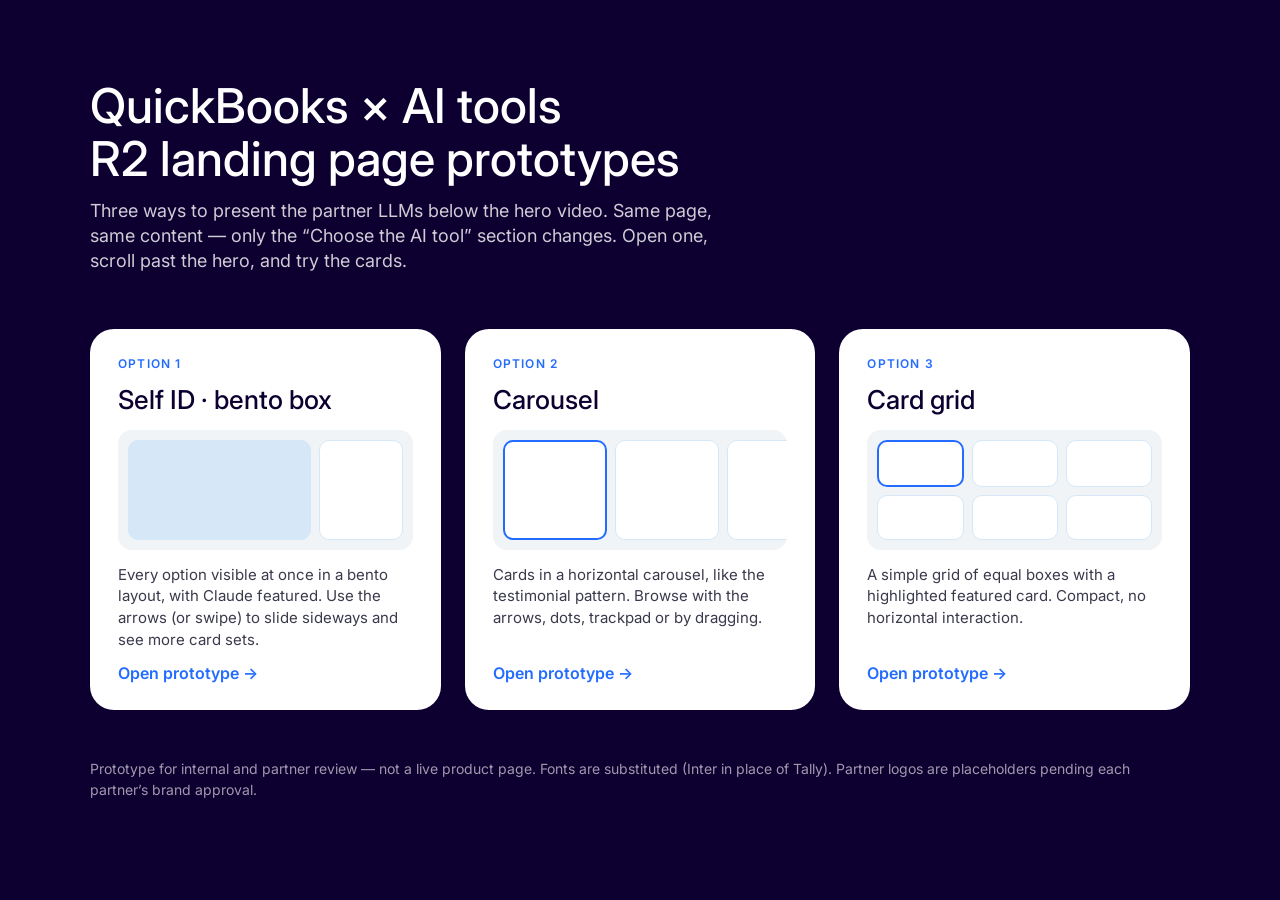
<file: index.html>
<!doctype html>
<html lang="en">
<head>
<meta charset="utf-8">
<meta name="viewport" content="width=device-width, initial-scale=1">
<title>QuickBooks × AI tools · R2 prototypes</title>
<meta name="robots" content="noindex">
<link rel="preconnect" href="https://fonts.googleapis.com">
<link rel="preconnect" href="https://fonts.gstatic.com" crossorigin>
<link href="https://fonts.googleapis.com/css2?family=Inter:wght@400;500;600;700&display=swap" rel="stylesheet">
<link rel="stylesheet" href="styles.css">
</head>
<body>

<main class="hub"><div class="inner">
  <h1>QuickBooks × AI tools<br>R2 landing page prototypes</h1>
  <p class="lede">Three ways to present the partner LLMs below the hero video. Same page, same content — only the “Choose the AI tool” section changes. Open one, scroll past the hero, and try the cards.</p>
  <div class="options">
    <a class="opt" href="self-id.html">
      <span class="num">Option 1</span>
      <h2>Self ID · bento box</h2>
      <div class="preview bento"><span></span><span></span></div>
      <p>Every option visible at once in a bento layout, with Claude featured. Use the arrows (or swipe) to slide sideways and see more card sets.</p>
      <span class="go">Open prototype →</span>
    </a>
    <a class="opt" href="carousel.html">
      <span class="num">Option 2</span>
      <h2>Carousel</h2>
      <div class="preview car"><span class="hl"></span><span></span><span></span></div>
      <p>Cards in a horizontal carousel, like the testimonial pattern. Browse with the arrows, dots, trackpad or by dragging.</p>
      <span class="go">Open prototype →</span>
    </a>
    <a class="opt" href="grid.html">
      <span class="num">Option 3</span>
      <h2>Card grid</h2>
      <div class="preview grid"><span class="hl"></span><span></span><span></span><span></span><span></span><span></span></div>
      <p>A simple grid of equal boxes with a highlighted featured card. Compact, no horizontal interaction.</p>
      <span class="go">Open prototype →</span>
    </a>
  </div>
  <p class="note">Prototype for internal and partner review — not a live product page. Fonts are substituted (Inter in place of Tally). Partner logos are placeholders pending each partner’s brand approval.</p>
</div></main>
</body>
</html>
</file>
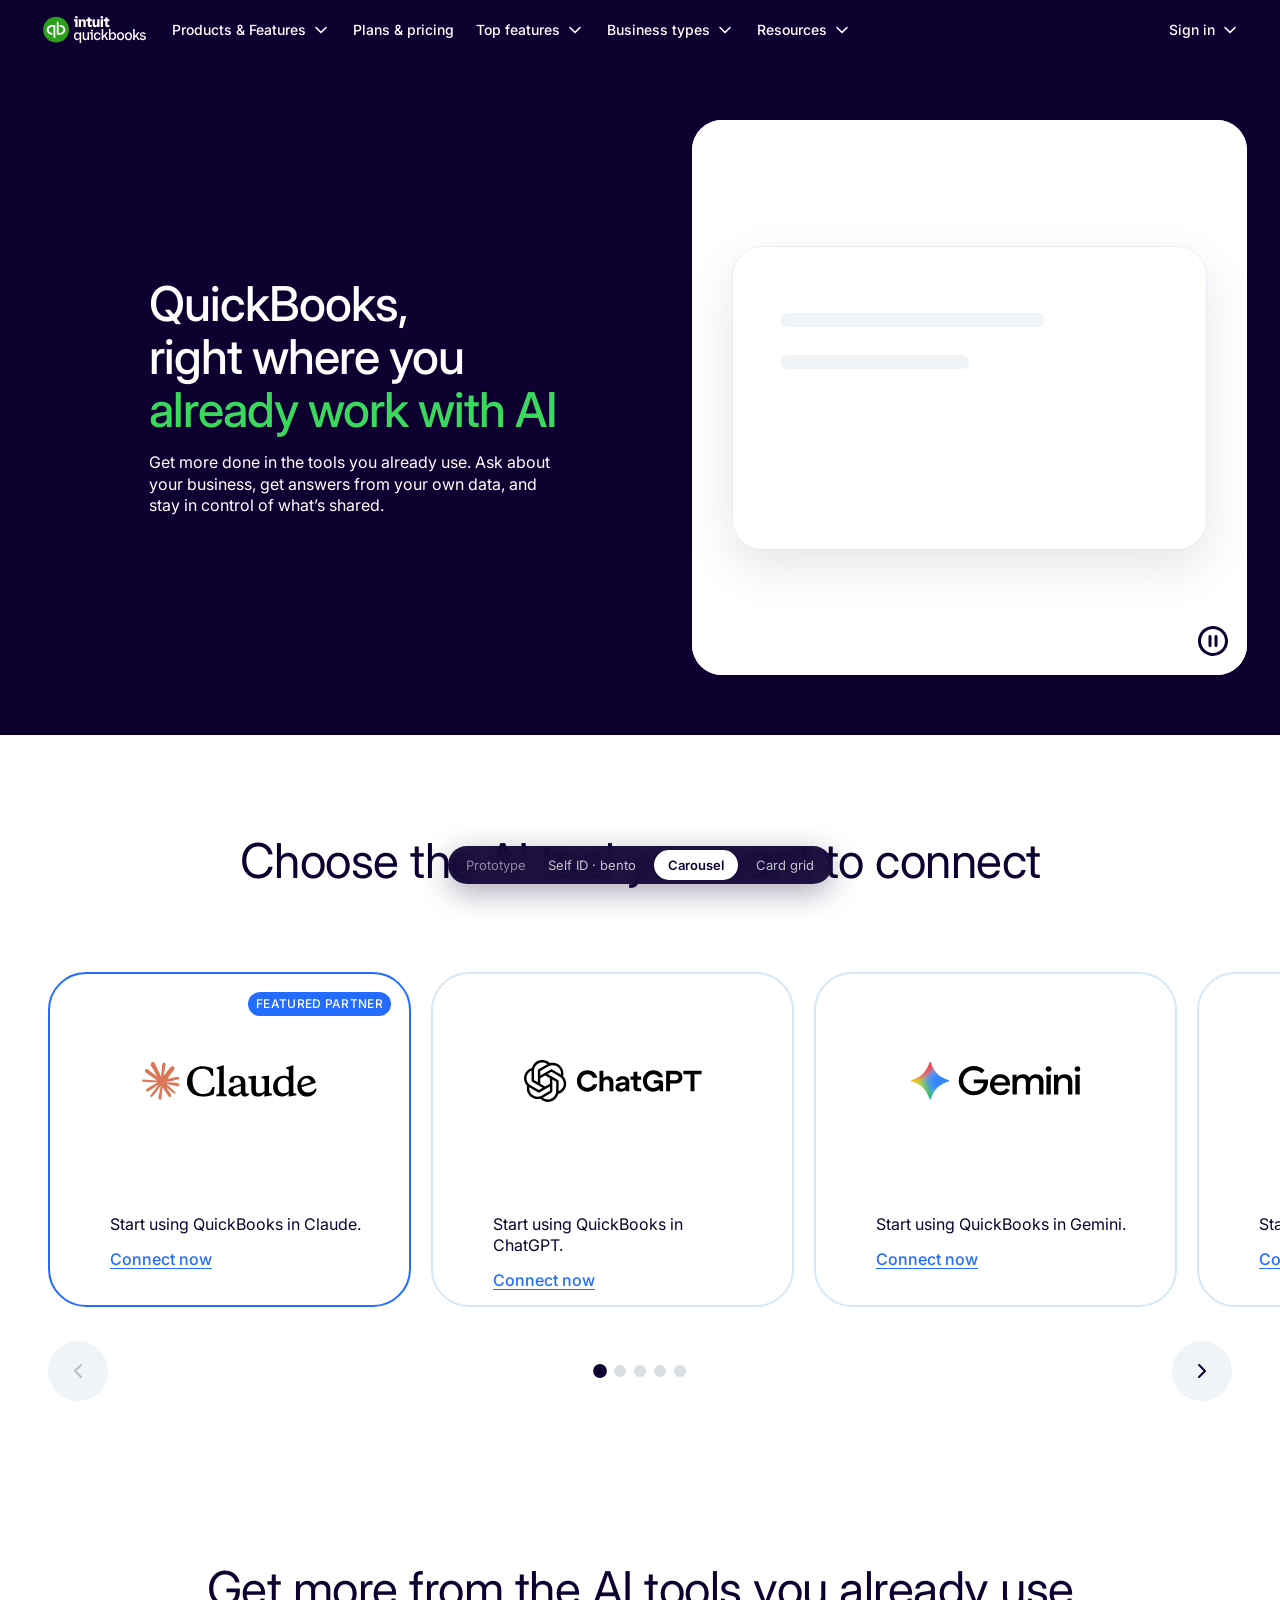
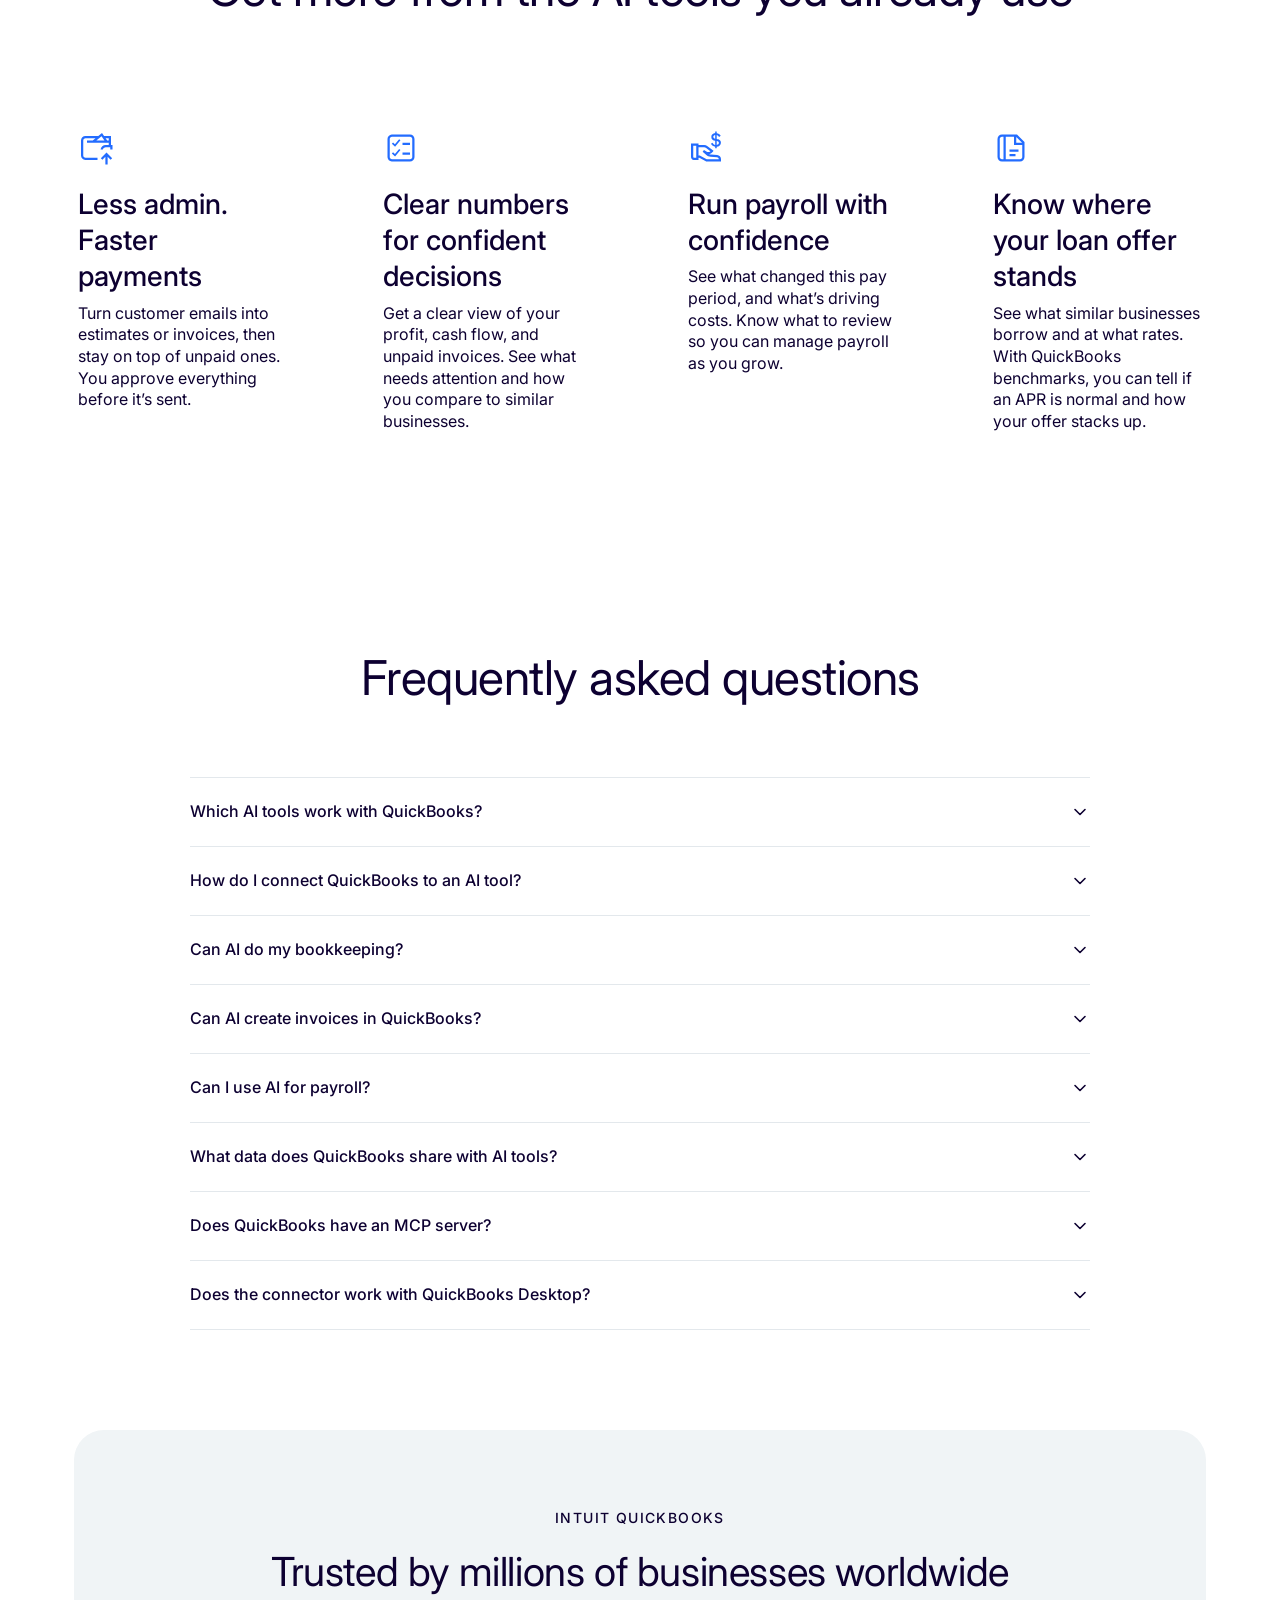
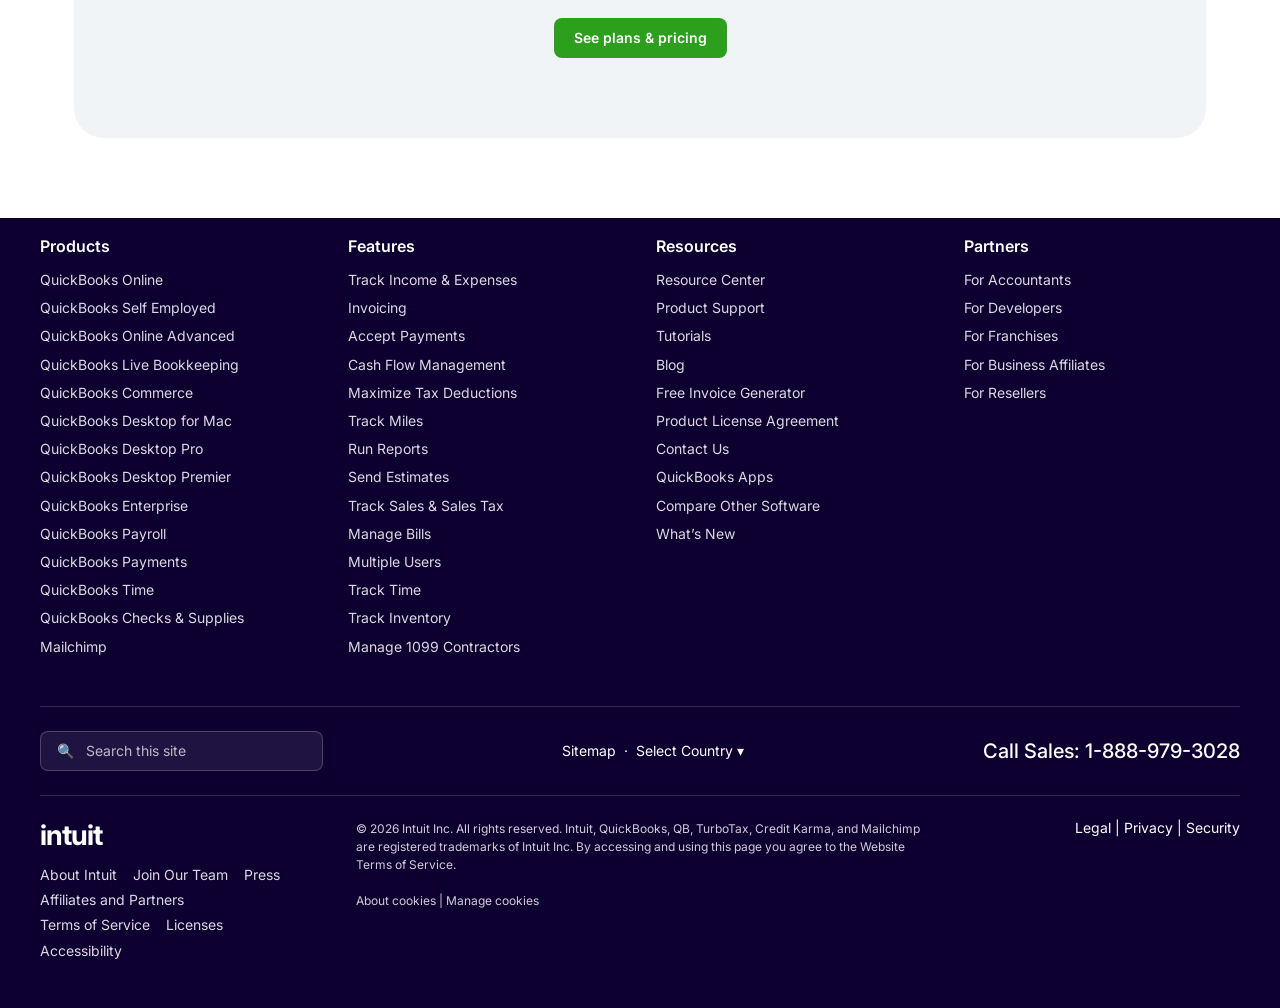
<file: carousel.html>
<!doctype html>
<html lang="en">
<head>
<meta charset="utf-8">
<meta name="viewport" content="width=device-width, initial-scale=1">
<title>QuickBooks × AI tools · Carousel</title>
<meta name="robots" content="noindex">
<link rel="preconnect" href="https://fonts.googleapis.com">
<link rel="preconnect" href="https://fonts.gstatic.com" crossorigin>
<link href="https://fonts.googleapis.com/css2?family=Inter:wght@400;500;600;700&display=swap" rel="stylesheet">
<link rel="stylesheet" href="styles.css">
</head>
<body>
<nav class="proto-bar" aria-label="Prototype variants"><a href="index.html" class="label">Prototype</a><a href="self-id.html" class="">Self ID · bento</a><a href="carousel.html" class="active">Carousel</a><a href="grid.html" class="">Card grid</a></nav>
<header class="nav">
  <div class="left">
    <a href="index.html" aria-label="Intuit QuickBooks"><img class="logo" src="assets/qb-logo.svg" alt="Intuit QuickBooks"></a>
    <nav class="links"><a class="link" href="#">Products &amp; Features<svg viewBox="0 0 20 20" fill="none" aria-hidden="true"><path d="M5 7.5l5 5 5-5" stroke="currentColor" stroke-width="1.6" stroke-linecap="round" stroke-linejoin="round"/></svg></a><a class="link" href="#">Plans &amp; pricing</a><a class="link" href="#">Top features<svg viewBox="0 0 20 20" fill="none" aria-hidden="true"><path d="M5 7.5l5 5 5-5" stroke="currentColor" stroke-width="1.6" stroke-linecap="round" stroke-linejoin="round"/></svg></a><a class="link" href="#">Business types<svg viewBox="0 0 20 20" fill="none" aria-hidden="true"><path d="M5 7.5l5 5 5-5" stroke="currentColor" stroke-width="1.6" stroke-linecap="round" stroke-linejoin="round"/></svg></a><a class="link" href="#">Resources<svg viewBox="0 0 20 20" fill="none" aria-hidden="true"><path d="M5 7.5l5 5 5-5" stroke="currentColor" stroke-width="1.6" stroke-linecap="round" stroke-linejoin="round"/></svg></a></nav>
  </div>
  <div class="right"><a class="link" href="#">Talk to Sales: 877-683-3280<svg viewBox="0 0 20 20" fill="none" aria-hidden="true"><path d="M5 7.5l5 5 5-5" stroke="currentColor" stroke-width="1.6" stroke-linecap="round" stroke-linejoin="round"/></svg></a><a class="link" href="#">Sign in<svg viewBox="0 0 20 20" fill="none" aria-hidden="true"><path d="M5 7.5l5 5 5-5" stroke="currentColor" stroke-width="1.6" stroke-linecap="round" stroke-linejoin="round"/></svg></a></div>
  <button class="burger" aria-label="Menu"><svg viewBox="0 0 28 28" fill="none" aria-hidden="true"><path d="M4 8h20M4 14h20M4 20h20" stroke="#fff" stroke-width="2" stroke-linecap="round"/></svg></button>
</header>
<section class="hero">
  <div class="lockup">
    <h1>QuickBooks,<br>right where you<br><span class="accent">already work with AI</span></h1>
    <p class="sub">Get more done in the tools you already use. Ask about your business, get answers from your own data, and stay in control of what’s shared.</p>
  </div>
  <div class="media">
    <video autoplay muted loop playsinline preload="auto" poster="assets/hero-poster.jpg">
      <source src="assets/hero.mp4" type="video/mp4">
    </video>
    <div class="placeholder" aria-hidden="true">
      <div class="screen"><div class="bubble">Here’s your cash flow for the last 30 days — three invoices are overdue.</div></div>
    </div>
    <button class="video-control" aria-label="Pause video"><svg class="ic-pause" viewBox="0 0 36 36" fill="none" aria-hidden="true"><path fill-rule="evenodd" clip-rule="evenodd" d="M18 3C15.0333 3 12.1332 3.87974 9.66645 5.52795C7.19972 7.17618 5.27714 9.51885 4.14182 12.2598C3.0065 15.0006 2.70945 18.0167 3.28823 20.9263C3.867 23.8361 5.29562 26.5088 7.39341 28.6067C9.49119 30.7044 12.1639 32.133 15.0737 32.7118C17.9834 33.2905 20.9994 32.9935 23.7402 31.8582C26.4812 30.7229 28.8238 28.8003 30.472 26.3335C32.1202 23.8668 33 20.9667 33 18C32.9956 14.0231 31.4139 10.2103 28.6018 7.39822C25.7896 4.58613 21.977 3.00436 18 3ZM18 30C15.6267 30 13.3066 29.2962 11.3332 27.9777C9.35978 26.659 7.82171 24.785 6.91346 22.5922C6.00521 20.3995 5.76756 17.9866 6.23058 15.6589C6.6936 13.3311 7.8365 11.193 9.51473 9.51473C11.193 7.8365 13.3311 6.6936 15.659 6.23058C17.9867 5.76756 20.3996 6.00519 22.5923 6.91344C24.785 7.82171 26.659 9.35976 27.9777 11.3332C29.2962 13.3065 30 15.6265 30 18C29.9964 21.1815 28.731 24.2316 26.4813 26.4813C24.2318 28.731 21.1815 29.9964 18 30ZM13.5 13.5C13.5 12.6716 14.1716 12 15 12C15.8285 12 16.5 12.6716 16.5 13.5V22.5C16.5 23.3284 15.8285 24 15 24C14.1716 24 13.5 23.3284 13.5 22.5V13.5ZM21 12C20.1716 12 19.5 12.6716 19.5 13.5V22.5C19.5 23.3284 20.1716 24 21 24C21.8285 24 22.5 23.3284 22.5 22.5V13.5C22.5 12.6716 21.8285 12 21 12Z" fill="#0D0031"/></svg><svg class="ic-play" viewBox="0 0 36 36" fill="none" aria-hidden="true"><circle cx="18" cy="18" r="13.5" stroke="#0D0031" stroke-width="3"/><path d="M15 12.5v11l8.5-5.5L15 12.5z" fill="#0D0031"/></svg></button>
  </div>
</section>
<section class="carousel-section" id="choose">
  <h2 class="section-title">Choose the AI tool you want to connect</h2>
  <div class="carousel-viewport" aria-roledescription="carousel" aria-label="AI tools">
    <div class="carousel-track"><div class="carousel-card featured">
  <div class="thumb"><img class="claude" src="assets/claude.svg" alt="Claude"></div><span class="badge">FEATURED PARTNER</span>
  <div class="body"><p>Start using QuickBooks in Claude.</p><a class="link-blue" href="#" data-connect="Claude">Connect now</a></div>
</div><div class="carousel-card">
  <div class="thumb"><img class="chatgpt" src="assets/chatgpt.svg" alt="ChatGPT"></div>
  <div class="body"><p>Start using QuickBooks in ChatGPT.</p><a class="link-blue" href="#" data-connect="ChatGPT">Connect now</a></div>
</div><div class="carousel-card">
  <div class="thumb"><img class="gemini" src="assets/gemini.svg" alt="Gemini"></div>
  <div class="body"><p>Start using QuickBooks in Gemini.</p><a class="link-blue" href="#" data-connect="Gemini">Connect now</a></div>
</div><div class="carousel-card">
  <div class="thumb"><img class="muse" src="assets/muse.svg" alt="Muse"></div>
  <div class="body"><p>Start using QuickBooks in Muse.</p><a class="link-blue" href="#" data-connect="Muse">Connect now</a></div>
</div><div class="carousel-card">
  <div class="thumb"><img class="perplexity" src="assets/perplexity.png" alt="Perplexity"></div>
  <div class="body"><p>Start using QuickBooks in Perplexity.</p><a class="link-blue" href="#" data-connect="Perplexity">Connect now</a></div>
</div></div>
  </div>
  <div class="carousel-controls">
    <button class="round carousel-prev" aria-label="Previous"><svg viewBox="0 0 32 32" fill="none" aria-hidden="true"><path d="M20.012 25.3627C19.8366 25.3627 19.6629 25.328 19.5009 25.2608C19.339 25.1935 19.1918 25.0949 19.068 24.9707L11.08 16.9601C10.956 16.8362 10.8577 16.6892 10.7906 16.5273C10.7235 16.3654 10.6889 16.1919 10.6889 16.0167C10.6889 15.8415 10.7235 15.668 10.7906 15.5061C10.8577 15.3443 10.956 15.1972 11.08 15.0734L19.092 7.08539C19.3424 6.83538 19.6818 6.69506 20.0356 6.69531C20.3894 6.69556 20.7287 6.83636 20.9787 7.08672C21.2287 7.33709 21.369 7.67651 21.3687 8.03033C21.3685 8.38415 21.2277 8.72338 20.9773 8.97339L13.9107 16.0201L20.9573 23.0867C21.1434 23.2733 21.2699 23.5109 21.3211 23.7694C21.3722 24.0279 21.3455 24.2958 21.2445 24.5391C21.1435 24.7825 20.9727 24.9905 20.7536 25.1369C20.5344 25.2832 20.2768 25.3613 20.0133 25.3614L20.012 25.3627Z" fill="currentColor"/></svg></button>
    <div class="dots carousel-dots" role="tablist"></div>
    <button class="round carousel-next" aria-label="Next"><svg viewBox="0 0 32 32" fill="none" aria-hidden="true"><path d="M12.012 25.3506C11.7478 25.3513 11.4894 25.2736 11.2695 25.1272C11.0496 24.9808 10.8781 24.7724 10.7768 24.5285C10.6755 24.2845 10.649 24.0159 10.7006 23.7568C10.7522 23.4977 10.8796 23.2598 11.0667 23.0733L18.1333 16.0266L11.092 8.95993C10.9683 8.83596 10.8702 8.68884 10.8034 8.52697C10.7365 8.3651 10.7022 8.19165 10.7024 8.01652C10.7026 7.84138 10.7373 7.66801 10.8045 7.50628C10.8716 7.34455 10.97 7.19764 11.094 7.07393C11.218 6.95023 11.3651 6.85215 11.527 6.7853C11.6888 6.71845 11.8623 6.68414 12.0374 6.68433C12.2125 6.68451 12.3859 6.71919 12.5477 6.78638C12.7094 6.85357 12.8563 6.95196 12.98 7.07593L20.968 15.0879C21.218 15.338 21.3584 15.677 21.3584 16.0306C21.3584 16.3841 21.218 16.7232 20.968 16.9733L12.9533 24.9613C12.8299 25.085 12.6831 25.1832 12.5216 25.25C12.36 25.3168 12.1868 25.351 12.012 25.3506Z" fill="currentColor"/></svg></button>
  </div>
</section>
<section class="textgrid">
  <h2 class="section-title">Get more from the AI tools you already use</h2>
  <div class="items"><div class="item"><div class="icon"><svg viewBox="0 0 36 50" fill="none"><path d="M34.1704 42.1689L32.5796 43.7598L29.625 40.8052V48.5H27.375V40.8052L24.4204 43.7598L22.8296 42.1689L28.5 36.4985L34.1704 42.1689Z" fill="#236CFF"/><path fill-rule="evenodd" clip-rule="evenodd" d="M26.0771 20H33V29H34.5V33.5H32.25V31.25H27.75C26.3524 31.25 25.1815 32.2065 24.8481 33.5H22.5542C22.9182 30.9558 25.1052 29 27.75 29H30.75V26.75H9V24.5H14.7686L17.5386 22.25H7.5C6.25736 22.25 5.25 23.2574 5.25 24.5V39.5C5.25 40.7426 6.25736 41.75 7.5 41.75H19.5V44H7.5L7.26855 43.9941C4.89083 43.8737 3 41.9077 3 39.5V24.5C3 22.0147 5.01472 20 7.5 20H20.3071L24 17L26.0771 20ZM18.3384 24.5H26.4565L23.5327 20.2783L18.3384 24.5ZM29.1929 24.5H30.75V22.25H27.6343L29.1929 24.5Z" fill="#236CFF"/></svg></div><div><h3>Less admin. Faster payments</h3><p>Turn customer emails into estimates or invoices, then stay on top of unpaid ones. You approve everything before it’s sent.</p></div></div><div class="item"><div class="icon"><svg viewBox="0 0 36 50" fill="none"><path d="M17.4375 33.9365L12.0659 40.5723L8.87256 37.3774L10.0649 36.1851L11.9326 38.0527L16.125 32.876L17.4375 33.9365Z" fill="#236CFF"/><path d="M27 38.75H19.5V36.5H27V38.75Z" fill="#236CFF"/><path d="M17.4375 24.1865L12.0659 30.8223L8.87256 27.6274L10.0649 26.4351L11.9326 28.3027L16.125 23.126L17.4375 24.1865Z" fill="#236CFF"/><path d="M27 29H19.5V26.75H27V29Z" fill="#236CFF"/><path fill-rule="evenodd" clip-rule="evenodd" d="M27 18.5C29.4853 18.5 31.5 20.5147 31.5 23V41L31.4941 41.2314C31.3737 43.6092 29.4077 45.5 27 45.5H9L8.76855 45.4941C6.46749 45.3776 4.62244 43.5325 4.50586 41.2314L4.5 41V23C4.5 20.5923 6.39083 18.6263 8.76855 18.5059L9 18.5H27ZM9 20.75C7.75736 20.75 6.75 21.7574 6.75 23V41C6.75 42.2426 7.75736 43.25 9 43.25H27C28.2426 43.25 29.25 42.2426 29.25 41V23C29.25 21.7574 28.2426 20.75 27 20.75H9Z" fill="#236CFF"/></svg></div><div><h3>Clear numbers for confident decisions</h3><p>Get a clear view of your profit, cash flow, and unpaid invoices. See what needs attention and how you compare to similar businesses.</p></div></div><div class="item"><div class="icon"><svg viewBox="0 0 36 50" fill="none"><path fill-rule="evenodd" clip-rule="evenodd" d="M10.5 28.9985H16.1016C17.3366 28.9985 18.538 29.4055 19.519 30.1558L25.5264 34.7495L24.9316 35.6299L24.8086 35.8101C23.9414 37.0903 22.6352 37.9015 21.2227 38.1758C21.6891 38.3603 22.1835 38.4745 22.6904 38.5083L29.1489 38.939C31.3158 39.0834 33 40.8835 33 43.0552V45.4985H18.0835L17.8286 45.3564L11.335 41.7485H10.5V43.9985H6L5.69385 43.9824C4.18083 43.829 3 42.552 3 40.9985V27.4985H10.5V28.9985ZM10.5 39.4985H11.9165L12.1714 39.6406L18.665 43.2485H30.75V43.0552C30.75 42.0681 29.9844 41.2502 28.9995 41.1846L22.541 40.7539C21.0064 40.6516 19.5457 40.0556 18.3779 39.0547L14.6426 35.8525L15.9653 34.0405L18.3809 35.5288C19.6736 36.3255 21.2974 36.1447 22.3857 35.1802L18.1523 31.9429C17.5637 31.4927 16.8426 31.2485 16.1016 31.2485H10.5V39.4985ZM5.25 40.9985C5.25 41.4127 5.58579 41.7485 6 41.7485H8.25V29.7485H5.25V40.9985Z" fill="#236CFF"/><path fill-rule="evenodd" clip-rule="evenodd" d="M28.7051 17.1362C30.3428 17.3464 31.8129 18.1664 32.7158 19.7202L31.0986 20.895C30.5318 19.9294 29.6707 19.258 28.7051 18.9849V22.9326C30.7419 23.3316 32.9252 23.8568 32.9253 26.6914C32.9253 29.0012 31.1617 30.4929 28.7051 30.7241V32.2358H27.1919V30.6816C25.4072 30.4715 23.6852 29.5058 22.8662 27.8472L24.4629 26.7119C25.0508 27.9297 26.0791 28.6439 27.1919 28.896V24.7183C25.26 24.3403 23.3291 23.6878 23.3291 20.958C23.3294 18.7115 24.9873 17.3054 27.1919 17.0952V15.582H28.7051V17.1362ZM28.7051 28.9385C30.1746 28.7283 30.9097 27.8672 30.9097 26.8174C30.9096 25.5787 29.9437 25.1582 28.7051 24.8853V28.9385ZM27.1919 18.8999C25.9953 19.068 25.3025 19.8664 25.3022 20.832C25.3022 21.9659 26.1001 22.4287 27.1919 22.7437V18.8999Z" fill="#236CFF"/></svg></div><div><h3>Run payroll with confidence</h3><p>See what changed this pay period, and what’s driving costs. Know what to review so you can manage payroll as you grow.</p></div></div><div class="item"><div class="icon"><svg viewBox="0 0 36 50" fill="none"><path d="M22.5 40.25H16.5V38H22.5V40.25Z" fill="#236CFF"/><path d="M25.5 35.75H16.5V33.5H25.5V35.75Z" fill="#236CFF"/><path fill-rule="evenodd" clip-rule="evenodd" d="M31.5 26V41C31.5 43.4853 29.4853 45.5 27 45.5H9C6.51472 45.5 4.5 43.4853 4.5 41V23C4.5 20.5147 6.51472 18.5 9 18.5H24L31.5 26ZM9 20.75C7.75736 20.75 6.75 21.7574 6.75 23V41C6.75 42.2426 7.75736 43.25 9 43.25H10.5V20.75H9ZM12.75 43.25H27C28.2426 43.25 29.25 42.2426 29.25 41V29H21V20.75H12.75V43.25ZM23.25 26.75H29.0684L23.25 20.9316V26.75Z" fill="#236CFF"/></svg></div><div><h3>Know where your loan offer stands</h3><p>See what similar businesses borrow and at what rates. With QuickBooks benchmarks, you can tell if an APR is normal and how your offer stacks up.</p></div></div></div>
</section>
<section class="faq"><div class="inner">
  <h2 class="section-title">Frequently asked questions</h2>
  <div class="item"><button class="q" aria-expanded="false">Which AI tools work with QuickBooks?<svg viewBox="0 0 20 20" fill="none" aria-hidden="true"><path d="M5 7.5l5 5 5-5" stroke="currentColor" stroke-width="1.6" stroke-linecap="round" stroke-linejoin="round"/></svg></button><div class="a"><div><p>QuickBooks Online works with Claude, ChatGPT, Gemini, Perplexity and Muse through official Intuit integrations. Core capabilities are the same across tools, and a few workflows are available in a subset of tools today.</p></div></div></div><div class="item"><button class="q" aria-expanded="false">How do I connect QuickBooks to an AI tool?<svg viewBox="0 0 20 20" fill="none" aria-hidden="true"><path d="M5 7.5l5 5 5-5" stroke="currentColor" stroke-width="1.6" stroke-linecap="round" stroke-linejoin="round"/></svg></button><div class="a"><div><p>Choose the AI tool you use, find QuickBooks in that tool’s connector or app directory, then sign in with your Intuit account and approve the connection. You can disconnect at any time. Step-by-step for each tool: Claude, ChatGPT, Gemini, Perplexity, Muse.</p></div></div></div><div class="item"><button class="q" aria-expanded="false">Can AI do my bookkeeping?<svg viewBox="0 0 20 20" fill="none" aria-hidden="true"><path d="M5 7.5l5 5 5-5" stroke="currentColor" stroke-width="1.6" stroke-linecap="round" stroke-linejoin="round"/></svg></button><div class="a"><div><p>With QuickBooks connected, your AI tool reads your real books and gives you a clear view of profit, cash flow and unpaid invoices, shows what needs attention, and compares you to similar businesses. It works alongside your accountant, and your books stay in QuickBooks.</p></div></div></div><div class="item"><button class="q" aria-expanded="false">Can AI create invoices in QuickBooks?<svg viewBox="0 0 20 20" fill="none" aria-hidden="true"><path d="M5 7.5l5 5 5-5" stroke="currentColor" stroke-width="1.6" stroke-linecap="round" stroke-linejoin="round"/></svg></button><div class="a"><div><p>Yes. Ask your AI tool to turn a customer conversation into an estimate or invoice, see who owes you money, and draft payment reminders. You review and approve everything before anything is sent.</p></div></div></div><div class="item"><button class="q" aria-expanded="false">Can I use AI for payroll?<svg viewBox="0 0 20 20" fill="none" aria-hidden="true"><path d="M5 7.5l5 5 5-5" stroke="currentColor" stroke-width="1.6" stroke-linecap="round" stroke-linejoin="round"/></svg></button><div class="a"><div><p>You can use AI to understand payroll, not run it. Ask what changed this pay period, who your highest-paid employees are, and what is driving costs up or down. Payroll itself still runs in QuickBooks Payroll.</p></div></div></div><div class="item"><button class="q" aria-expanded="false">What data does QuickBooks share with AI tools?<svg viewBox="0 0 20 20" fill="none" aria-hidden="true"><path d="M5 7.5l5 5 5-5" stroke="currentColor" stroke-width="1.6" stroke-linecap="round" stroke-linejoin="round"/></svg></button><div class="a"><div><p>You decide what to connect and can disconnect at any time from your Intuit account. The AI tool sees only the QuickBooks data needed to answer your request, and anything it drafts waits for your approval before it is saved or sent.</p></div></div></div><div class="item"><button class="q" aria-expanded="false">Does QuickBooks have an MCP server?<svg viewBox="0 0 20 20" fill="none" aria-hidden="true"><path d="M5 7.5l5 5 5-5" stroke="currentColor" stroke-width="1.6" stroke-linecap="round" stroke-linejoin="round"/></svg></button><div class="a"><div><p>Yes. The QuickBooks Online MCP server is what powers the official QuickBooks connections for Claude, ChatGPT and other AI tools. You do not need to install it; connect through your AI tool.</p></div></div></div><div class="item"><button class="q" aria-expanded="false">Does the connector work with QuickBooks Desktop?<svg viewBox="0 0 20 20" fill="none" aria-hidden="true"><path d="M5 7.5l5 5 5-5" stroke="currentColor" stroke-width="1.6" stroke-linecap="round" stroke-linejoin="round"/></svg></button><div class="a"><div><p>No. AI connections work with QuickBooks Online, including QuickBooks Free. QuickBooks Desktop is not supported.</p></div></div></div>
</div></section>
<section class="banner"><div class="box">
  <p class="eyebrow">Intuit QuickBooks</p>
  <h2>Trusted by millions of businesses worldwide</h2>
  <a class="btn-green" href="#">See plans &amp; pricing</a>
</div></section>
<footer class="footer">
  <div class="cols"><div class="col"><h4>Products</h4><a href=#>QuickBooks Online</a><a href=#>QuickBooks Self Employed</a><a href=#>QuickBooks Online Advanced</a><a href=#>QuickBooks Live Bookkeeping</a><a href=#>QuickBooks Commerce</a><a href=#>QuickBooks Desktop for Mac</a><a href=#>QuickBooks Desktop Pro</a><a href=#>QuickBooks Desktop Premier</a><a href=#>QuickBooks Enterprise</a><a href=#>QuickBooks Payroll</a><a href=#>QuickBooks Payments</a><a href=#>QuickBooks Time</a><a href=#>QuickBooks Checks & Supplies</a><a href=#>Mailchimp</a></div><div class="col"><h4>Features</h4><a href=#>Track Income & Expenses</a><a href=#>Invoicing</a><a href=#>Accept Payments</a><a href=#>Cash Flow Management</a><a href=#>Maximize Tax Deductions</a><a href=#>Track Miles</a><a href=#>Run Reports</a><a href=#>Send Estimates</a><a href=#>Track Sales & Sales Tax</a><a href=#>Manage Bills</a><a href=#>Multiple Users</a><a href=#>Track Time</a><a href=#>Track Inventory</a><a href=#>Manage 1099 Contractors</a></div><div class="col"><h4>Resources</h4><a href=#>Resource Center</a><a href=#>Product Support</a><a href=#>Tutorials</a><a href=#>Blog</a><a href=#>Free Invoice Generator</a><a href=#>Product License Agreement</a><a href=#>Contact Us</a><a href=#>QuickBooks Apps</a><a href=#>Compare Other Software</a><a href=#>What’s New</a></div><div class="col"><h4>Partners</h4><a href=#>For Accountants</a><a href=#>For Developers</a><a href=#>For Franchises</a><a href=#>For Business Affiliates</a><a href=#>For Resellers</a></div></div>
  <div class="util">
    <label class="search"><span aria-hidden="true">🔍</span><input type="search" placeholder="Search this site"></label>
    <span>Sitemap &nbsp;·&nbsp; Select Country ▾</span>
    <span class="sales">Call Sales: 1-888-979-3028</span>
  </div>
  <div class="legal">
    <div><div class="intuit">intuit</div><div class="links"><a href="#">About Intuit</a><a href="#">Join Our Team</a><a href="#">Press</a><a href="#">Affiliates and Partners</a><a href="#">Terms of Service</a><a href="#">Licenses</a><a href="#">Accessibility</a></div></div>
    <div class="small">© 2026 Intuit Inc. All rights reserved. Intuit, QuickBooks, QB, TurboTax, Credit Karma, and Mailchimp are registered trademarks of Intuit Inc. By accessing and using this page you agree to the Website Terms of Service.<br><br>About cookies | Manage cookies</div>
    <div class="right">Legal | Privacy | Security</div>
  </div>
</footer>
<script src="app.js"></script>
</body>
</html>
</file>
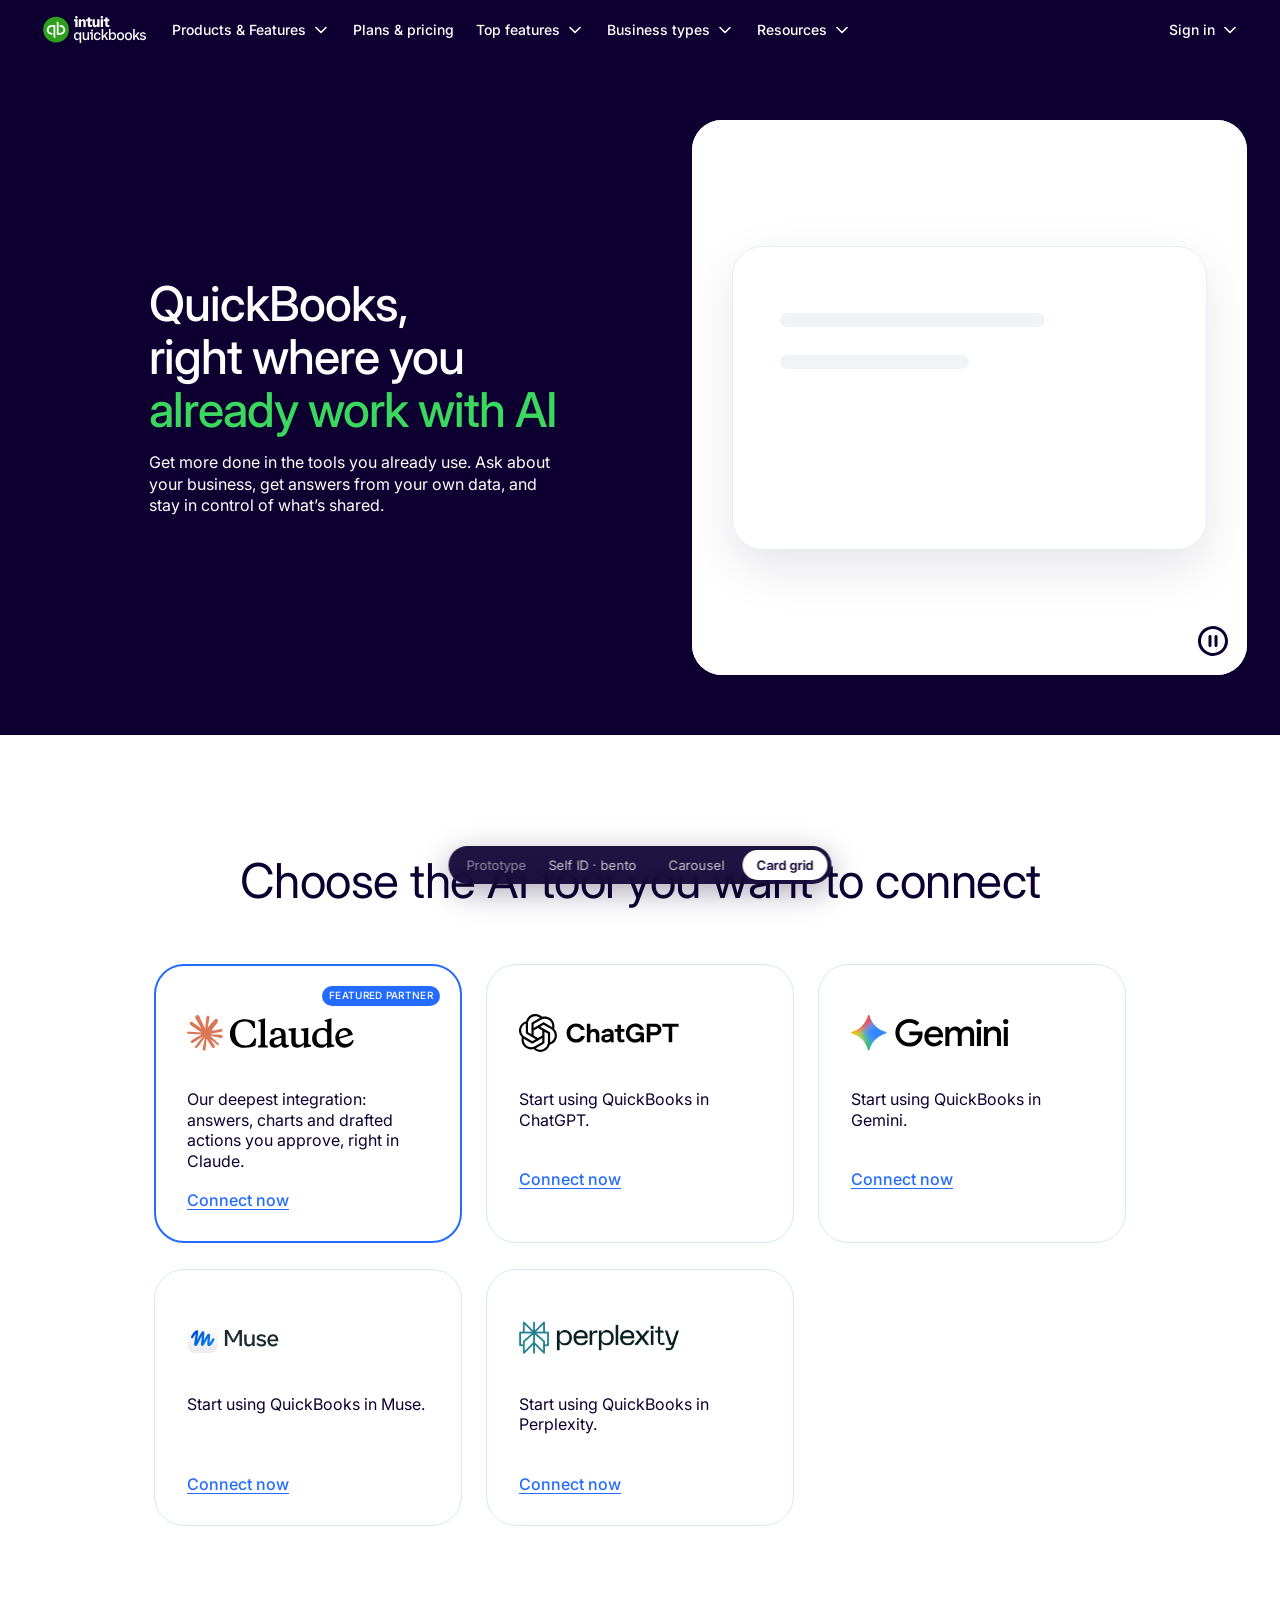
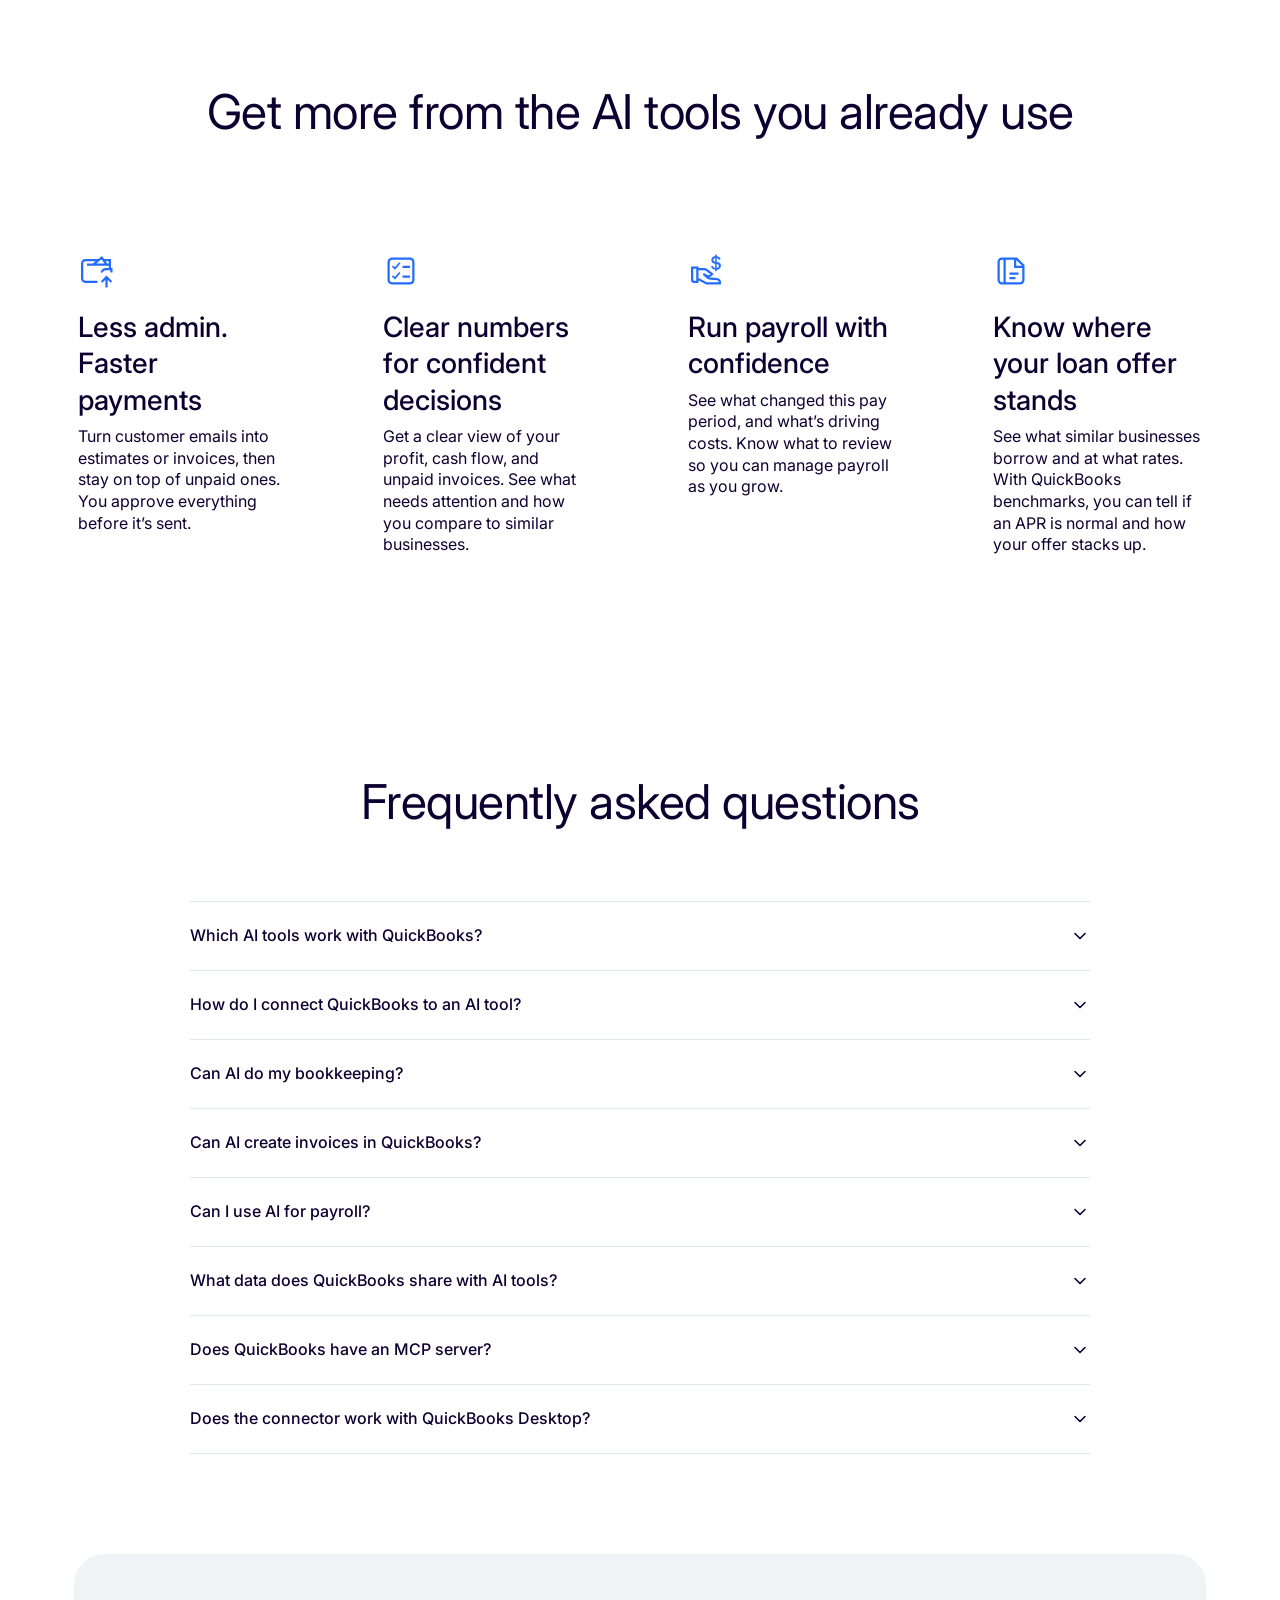
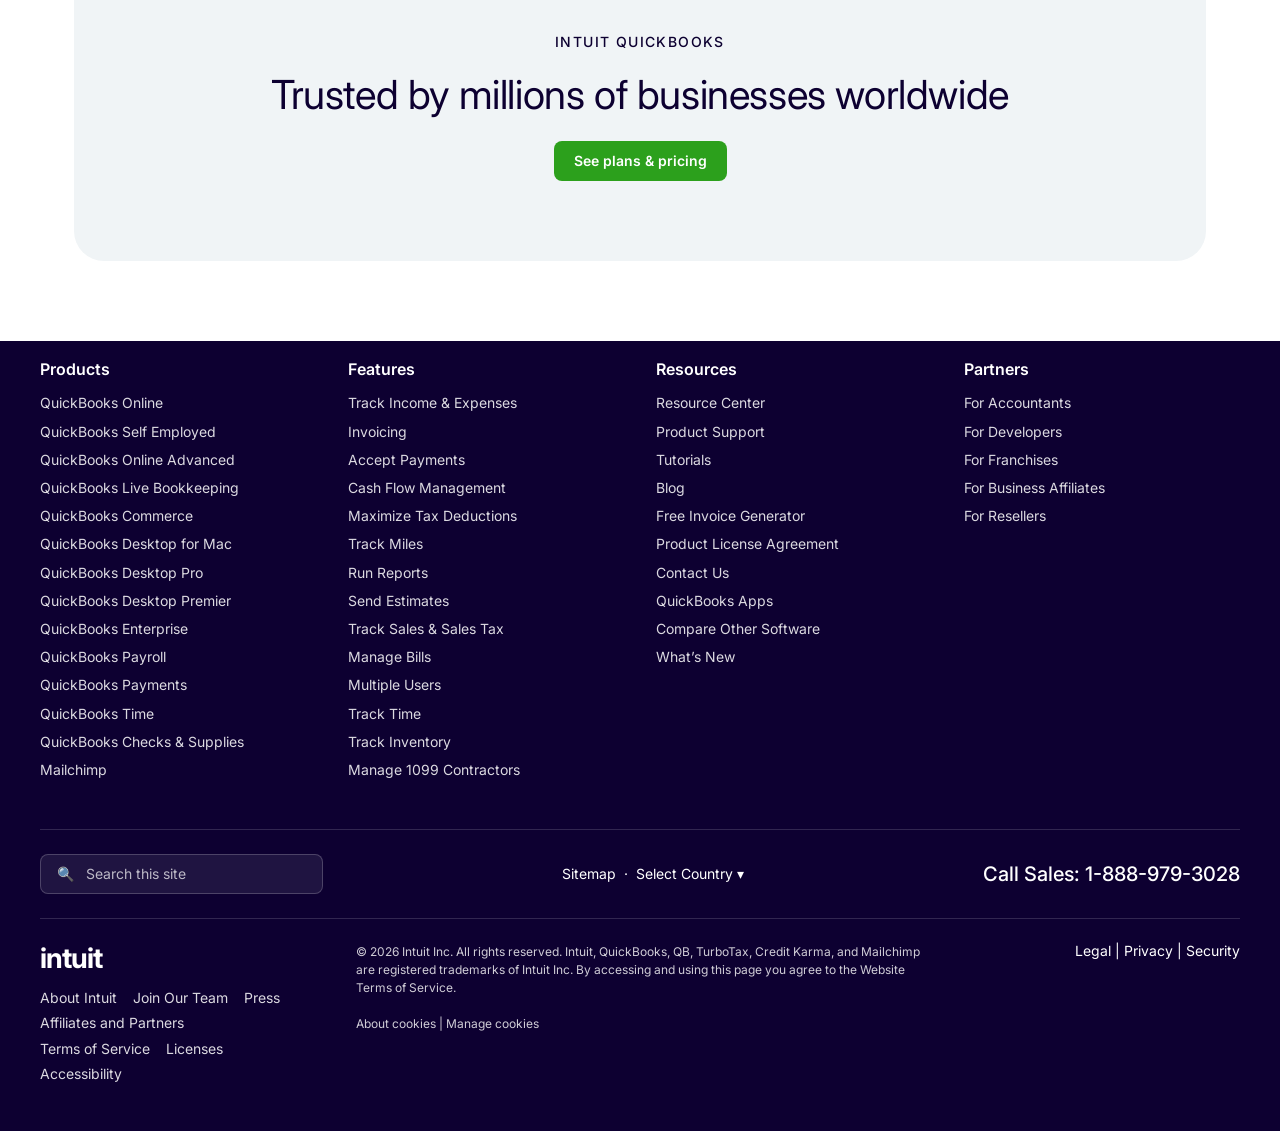
<file: grid.html>
<!doctype html>
<html lang="en">
<head>
<meta charset="utf-8">
<meta name="viewport" content="width=device-width, initial-scale=1">
<title>QuickBooks × AI tools · Card grid</title>
<meta name="robots" content="noindex">
<link rel="preconnect" href="https://fonts.googleapis.com">
<link rel="preconnect" href="https://fonts.gstatic.com" crossorigin>
<link href="https://fonts.googleapis.com/css2?family=Inter:wght@400;500;600;700&display=swap" rel="stylesheet">
<link rel="stylesheet" href="styles.css">
</head>
<body>
<nav class="proto-bar" aria-label="Prototype variants"><a href="index.html" class="label">Prototype</a><a href="self-id.html" class="">Self ID · bento</a><a href="carousel.html" class="">Carousel</a><a href="grid.html" class="active">Card grid</a></nav>
<header class="nav">
  <div class="left">
    <a href="index.html" aria-label="Intuit QuickBooks"><img class="logo" src="assets/qb-logo.svg" alt="Intuit QuickBooks"></a>
    <nav class="links"><a class="link" href="#">Products &amp; Features<svg viewBox="0 0 20 20" fill="none" aria-hidden="true"><path d="M5 7.5l5 5 5-5" stroke="currentColor" stroke-width="1.6" stroke-linecap="round" stroke-linejoin="round"/></svg></a><a class="link" href="#">Plans &amp; pricing</a><a class="link" href="#">Top features<svg viewBox="0 0 20 20" fill="none" aria-hidden="true"><path d="M5 7.5l5 5 5-5" stroke="currentColor" stroke-width="1.6" stroke-linecap="round" stroke-linejoin="round"/></svg></a><a class="link" href="#">Business types<svg viewBox="0 0 20 20" fill="none" aria-hidden="true"><path d="M5 7.5l5 5 5-5" stroke="currentColor" stroke-width="1.6" stroke-linecap="round" stroke-linejoin="round"/></svg></a><a class="link" href="#">Resources<svg viewBox="0 0 20 20" fill="none" aria-hidden="true"><path d="M5 7.5l5 5 5-5" stroke="currentColor" stroke-width="1.6" stroke-linecap="round" stroke-linejoin="round"/></svg></a></nav>
  </div>
  <div class="right"><a class="link" href="#">Talk to Sales: 877-683-3280<svg viewBox="0 0 20 20" fill="none" aria-hidden="true"><path d="M5 7.5l5 5 5-5" stroke="currentColor" stroke-width="1.6" stroke-linecap="round" stroke-linejoin="round"/></svg></a><a class="link" href="#">Sign in<svg viewBox="0 0 20 20" fill="none" aria-hidden="true"><path d="M5 7.5l5 5 5-5" stroke="currentColor" stroke-width="1.6" stroke-linecap="round" stroke-linejoin="round"/></svg></a></div>
  <button class="burger" aria-label="Menu"><svg viewBox="0 0 28 28" fill="none" aria-hidden="true"><path d="M4 8h20M4 14h20M4 20h20" stroke="#fff" stroke-width="2" stroke-linecap="round"/></svg></button>
</header>
<section class="hero">
  <div class="lockup">
    <h1>QuickBooks,<br>right where you<br><span class="accent">already work with AI</span></h1>
    <p class="sub">Get more done in the tools you already use. Ask about your business, get answers from your own data, and stay in control of what’s shared.</p>
  </div>
  <div class="media">
    <video autoplay muted loop playsinline preload="auto" poster="assets/hero-poster.jpg">
      <source src="assets/hero.mp4" type="video/mp4">
    </video>
    <div class="placeholder" aria-hidden="true">
      <div class="screen"><div class="bubble">Here’s your cash flow for the last 30 days — three invoices are overdue.</div></div>
    </div>
    <button class="video-control" aria-label="Pause video"><svg class="ic-pause" viewBox="0 0 36 36" fill="none" aria-hidden="true"><path fill-rule="evenodd" clip-rule="evenodd" d="M18 3C15.0333 3 12.1332 3.87974 9.66645 5.52795C7.19972 7.17618 5.27714 9.51885 4.14182 12.2598C3.0065 15.0006 2.70945 18.0167 3.28823 20.9263C3.867 23.8361 5.29562 26.5088 7.39341 28.6067C9.49119 30.7044 12.1639 32.133 15.0737 32.7118C17.9834 33.2905 20.9994 32.9935 23.7402 31.8582C26.4812 30.7229 28.8238 28.8003 30.472 26.3335C32.1202 23.8668 33 20.9667 33 18C32.9956 14.0231 31.4139 10.2103 28.6018 7.39822C25.7896 4.58613 21.977 3.00436 18 3ZM18 30C15.6267 30 13.3066 29.2962 11.3332 27.9777C9.35978 26.659 7.82171 24.785 6.91346 22.5922C6.00521 20.3995 5.76756 17.9866 6.23058 15.6589C6.6936 13.3311 7.8365 11.193 9.51473 9.51473C11.193 7.8365 13.3311 6.6936 15.659 6.23058C17.9867 5.76756 20.3996 6.00519 22.5923 6.91344C24.785 7.82171 26.659 9.35976 27.9777 11.3332C29.2962 13.3065 30 15.6265 30 18C29.9964 21.1815 28.731 24.2316 26.4813 26.4813C24.2318 28.731 21.1815 29.9964 18 30ZM13.5 13.5C13.5 12.6716 14.1716 12 15 12C15.8285 12 16.5 12.6716 16.5 13.5V22.5C16.5 23.3284 15.8285 24 15 24C14.1716 24 13.5 23.3284 13.5 22.5V13.5ZM21 12C20.1716 12 19.5 12.6716 19.5 13.5V22.5C19.5 23.3284 20.1716 24 21 24C21.8285 24 22.5 23.3284 22.5 22.5V13.5C22.5 12.6716 21.8285 12 21 12Z" fill="#0D0031"/></svg><svg class="ic-play" viewBox="0 0 36 36" fill="none" aria-hidden="true"><circle cx="18" cy="18" r="13.5" stroke="#0D0031" stroke-width="3"/><path d="M15 12.5v11l8.5-5.5L15 12.5z" fill="#0D0031"/></svg></button>
  </div>
</section>
<section class="grid-section" id="choose">
  <h2 class="section-title">Choose the AI tool you want to connect</h2>
  <div class="grid"><div class="grid-card featured">
  <span class="badge">FEATURED PARTNER</span>
  <div class="logo-slot"><img class="claude" src="assets/claude.svg" alt="Claude"></div>
  <p>Our deepest integration: answers, charts and drafted actions you approve, right in Claude.</p>
  <a class="link-blue" href="#" data-connect="Claude">Connect now</a>
</div><div class="grid-card">
  <div class="logo-slot"><img class="chatgpt" src="assets/chatgpt.svg" alt="ChatGPT"></div>
  <p>Start using QuickBooks in ChatGPT.</p>
  <a class="link-blue" href="#" data-connect="ChatGPT">Connect now</a>
</div><div class="grid-card">
  <div class="logo-slot"><img class="gemini" src="assets/gemini.svg" alt="Gemini"></div>
  <p>Start using QuickBooks in Gemini.</p>
  <a class="link-blue" href="#" data-connect="Gemini">Connect now</a>
</div><div class="grid-card">
  <div class="logo-slot"><img class="muse" src="assets/muse.svg" alt="Muse"></div>
  <p>Start using QuickBooks in Muse.</p>
  <a class="link-blue" href="#" data-connect="Muse">Connect now</a>
</div><div class="grid-card">
  <div class="logo-slot"><img class="perplexity" src="assets/perplexity.png" alt="Perplexity"></div>
  <p>Start using QuickBooks in Perplexity.</p>
  <a class="link-blue" href="#" data-connect="Perplexity">Connect now</a>
</div></div>
</section>
<section class="textgrid">
  <h2 class="section-title">Get more from the AI tools you already use</h2>
  <div class="items"><div class="item"><div class="icon"><svg viewBox="0 0 36 50" fill="none"><path d="M34.1704 42.1689L32.5796 43.7598L29.625 40.8052V48.5H27.375V40.8052L24.4204 43.7598L22.8296 42.1689L28.5 36.4985L34.1704 42.1689Z" fill="#236CFF"/><path fill-rule="evenodd" clip-rule="evenodd" d="M26.0771 20H33V29H34.5V33.5H32.25V31.25H27.75C26.3524 31.25 25.1815 32.2065 24.8481 33.5H22.5542C22.9182 30.9558 25.1052 29 27.75 29H30.75V26.75H9V24.5H14.7686L17.5386 22.25H7.5C6.25736 22.25 5.25 23.2574 5.25 24.5V39.5C5.25 40.7426 6.25736 41.75 7.5 41.75H19.5V44H7.5L7.26855 43.9941C4.89083 43.8737 3 41.9077 3 39.5V24.5C3 22.0147 5.01472 20 7.5 20H20.3071L24 17L26.0771 20ZM18.3384 24.5H26.4565L23.5327 20.2783L18.3384 24.5ZM29.1929 24.5H30.75V22.25H27.6343L29.1929 24.5Z" fill="#236CFF"/></svg></div><div><h3>Less admin. Faster payments</h3><p>Turn customer emails into estimates or invoices, then stay on top of unpaid ones. You approve everything before it’s sent.</p></div></div><div class="item"><div class="icon"><svg viewBox="0 0 36 50" fill="none"><path d="M17.4375 33.9365L12.0659 40.5723L8.87256 37.3774L10.0649 36.1851L11.9326 38.0527L16.125 32.876L17.4375 33.9365Z" fill="#236CFF"/><path d="M27 38.75H19.5V36.5H27V38.75Z" fill="#236CFF"/><path d="M17.4375 24.1865L12.0659 30.8223L8.87256 27.6274L10.0649 26.4351L11.9326 28.3027L16.125 23.126L17.4375 24.1865Z" fill="#236CFF"/><path d="M27 29H19.5V26.75H27V29Z" fill="#236CFF"/><path fill-rule="evenodd" clip-rule="evenodd" d="M27 18.5C29.4853 18.5 31.5 20.5147 31.5 23V41L31.4941 41.2314C31.3737 43.6092 29.4077 45.5 27 45.5H9L8.76855 45.4941C6.46749 45.3776 4.62244 43.5325 4.50586 41.2314L4.5 41V23C4.5 20.5923 6.39083 18.6263 8.76855 18.5059L9 18.5H27ZM9 20.75C7.75736 20.75 6.75 21.7574 6.75 23V41C6.75 42.2426 7.75736 43.25 9 43.25H27C28.2426 43.25 29.25 42.2426 29.25 41V23C29.25 21.7574 28.2426 20.75 27 20.75H9Z" fill="#236CFF"/></svg></div><div><h3>Clear numbers for confident decisions</h3><p>Get a clear view of your profit, cash flow, and unpaid invoices. See what needs attention and how you compare to similar businesses.</p></div></div><div class="item"><div class="icon"><svg viewBox="0 0 36 50" fill="none"><path fill-rule="evenodd" clip-rule="evenodd" d="M10.5 28.9985H16.1016C17.3366 28.9985 18.538 29.4055 19.519 30.1558L25.5264 34.7495L24.9316 35.6299L24.8086 35.8101C23.9414 37.0903 22.6352 37.9015 21.2227 38.1758C21.6891 38.3603 22.1835 38.4745 22.6904 38.5083L29.1489 38.939C31.3158 39.0834 33 40.8835 33 43.0552V45.4985H18.0835L17.8286 45.3564L11.335 41.7485H10.5V43.9985H6L5.69385 43.9824C4.18083 43.829 3 42.552 3 40.9985V27.4985H10.5V28.9985ZM10.5 39.4985H11.9165L12.1714 39.6406L18.665 43.2485H30.75V43.0552C30.75 42.0681 29.9844 41.2502 28.9995 41.1846L22.541 40.7539C21.0064 40.6516 19.5457 40.0556 18.3779 39.0547L14.6426 35.8525L15.9653 34.0405L18.3809 35.5288C19.6736 36.3255 21.2974 36.1447 22.3857 35.1802L18.1523 31.9429C17.5637 31.4927 16.8426 31.2485 16.1016 31.2485H10.5V39.4985ZM5.25 40.9985C5.25 41.4127 5.58579 41.7485 6 41.7485H8.25V29.7485H5.25V40.9985Z" fill="#236CFF"/><path fill-rule="evenodd" clip-rule="evenodd" d="M28.7051 17.1362C30.3428 17.3464 31.8129 18.1664 32.7158 19.7202L31.0986 20.895C30.5318 19.9294 29.6707 19.258 28.7051 18.9849V22.9326C30.7419 23.3316 32.9252 23.8568 32.9253 26.6914C32.9253 29.0012 31.1617 30.4929 28.7051 30.7241V32.2358H27.1919V30.6816C25.4072 30.4715 23.6852 29.5058 22.8662 27.8472L24.4629 26.7119C25.0508 27.9297 26.0791 28.6439 27.1919 28.896V24.7183C25.26 24.3403 23.3291 23.6878 23.3291 20.958C23.3294 18.7115 24.9873 17.3054 27.1919 17.0952V15.582H28.7051V17.1362ZM28.7051 28.9385C30.1746 28.7283 30.9097 27.8672 30.9097 26.8174C30.9096 25.5787 29.9437 25.1582 28.7051 24.8853V28.9385ZM27.1919 18.8999C25.9953 19.068 25.3025 19.8664 25.3022 20.832C25.3022 21.9659 26.1001 22.4287 27.1919 22.7437V18.8999Z" fill="#236CFF"/></svg></div><div><h3>Run payroll with confidence</h3><p>See what changed this pay period, and what’s driving costs. Know what to review so you can manage payroll as you grow.</p></div></div><div class="item"><div class="icon"><svg viewBox="0 0 36 50" fill="none"><path d="M22.5 40.25H16.5V38H22.5V40.25Z" fill="#236CFF"/><path d="M25.5 35.75H16.5V33.5H25.5V35.75Z" fill="#236CFF"/><path fill-rule="evenodd" clip-rule="evenodd" d="M31.5 26V41C31.5 43.4853 29.4853 45.5 27 45.5H9C6.51472 45.5 4.5 43.4853 4.5 41V23C4.5 20.5147 6.51472 18.5 9 18.5H24L31.5 26ZM9 20.75C7.75736 20.75 6.75 21.7574 6.75 23V41C6.75 42.2426 7.75736 43.25 9 43.25H10.5V20.75H9ZM12.75 43.25H27C28.2426 43.25 29.25 42.2426 29.25 41V29H21V20.75H12.75V43.25ZM23.25 26.75H29.0684L23.25 20.9316V26.75Z" fill="#236CFF"/></svg></div><div><h3>Know where your loan offer stands</h3><p>See what similar businesses borrow and at what rates. With QuickBooks benchmarks, you can tell if an APR is normal and how your offer stacks up.</p></div></div></div>
</section>
<section class="faq"><div class="inner">
  <h2 class="section-title">Frequently asked questions</h2>
  <div class="item"><button class="q" aria-expanded="false">Which AI tools work with QuickBooks?<svg viewBox="0 0 20 20" fill="none" aria-hidden="true"><path d="M5 7.5l5 5 5-5" stroke="currentColor" stroke-width="1.6" stroke-linecap="round" stroke-linejoin="round"/></svg></button><div class="a"><div><p>QuickBooks Online works with Claude, ChatGPT, Gemini, Perplexity and Muse through official Intuit integrations. Core capabilities are the same across tools, and a few workflows are available in a subset of tools today.</p></div></div></div><div class="item"><button class="q" aria-expanded="false">How do I connect QuickBooks to an AI tool?<svg viewBox="0 0 20 20" fill="none" aria-hidden="true"><path d="M5 7.5l5 5 5-5" stroke="currentColor" stroke-width="1.6" stroke-linecap="round" stroke-linejoin="round"/></svg></button><div class="a"><div><p>Choose the AI tool you use, find QuickBooks in that tool’s connector or app directory, then sign in with your Intuit account and approve the connection. You can disconnect at any time. Step-by-step for each tool: Claude, ChatGPT, Gemini, Perplexity, Muse.</p></div></div></div><div class="item"><button class="q" aria-expanded="false">Can AI do my bookkeeping?<svg viewBox="0 0 20 20" fill="none" aria-hidden="true"><path d="M5 7.5l5 5 5-5" stroke="currentColor" stroke-width="1.6" stroke-linecap="round" stroke-linejoin="round"/></svg></button><div class="a"><div><p>With QuickBooks connected, your AI tool reads your real books and gives you a clear view of profit, cash flow and unpaid invoices, shows what needs attention, and compares you to similar businesses. It works alongside your accountant, and your books stay in QuickBooks.</p></div></div></div><div class="item"><button class="q" aria-expanded="false">Can AI create invoices in QuickBooks?<svg viewBox="0 0 20 20" fill="none" aria-hidden="true"><path d="M5 7.5l5 5 5-5" stroke="currentColor" stroke-width="1.6" stroke-linecap="round" stroke-linejoin="round"/></svg></button><div class="a"><div><p>Yes. Ask your AI tool to turn a customer conversation into an estimate or invoice, see who owes you money, and draft payment reminders. You review and approve everything before anything is sent.</p></div></div></div><div class="item"><button class="q" aria-expanded="false">Can I use AI for payroll?<svg viewBox="0 0 20 20" fill="none" aria-hidden="true"><path d="M5 7.5l5 5 5-5" stroke="currentColor" stroke-width="1.6" stroke-linecap="round" stroke-linejoin="round"/></svg></button><div class="a"><div><p>You can use AI to understand payroll, not run it. Ask what changed this pay period, who your highest-paid employees are, and what is driving costs up or down. Payroll itself still runs in QuickBooks Payroll.</p></div></div></div><div class="item"><button class="q" aria-expanded="false">What data does QuickBooks share with AI tools?<svg viewBox="0 0 20 20" fill="none" aria-hidden="true"><path d="M5 7.5l5 5 5-5" stroke="currentColor" stroke-width="1.6" stroke-linecap="round" stroke-linejoin="round"/></svg></button><div class="a"><div><p>You decide what to connect and can disconnect at any time from your Intuit account. The AI tool sees only the QuickBooks data needed to answer your request, and anything it drafts waits for your approval before it is saved or sent.</p></div></div></div><div class="item"><button class="q" aria-expanded="false">Does QuickBooks have an MCP server?<svg viewBox="0 0 20 20" fill="none" aria-hidden="true"><path d="M5 7.5l5 5 5-5" stroke="currentColor" stroke-width="1.6" stroke-linecap="round" stroke-linejoin="round"/></svg></button><div class="a"><div><p>Yes. The QuickBooks Online MCP server is what powers the official QuickBooks connections for Claude, ChatGPT and other AI tools. You do not need to install it; connect through your AI tool.</p></div></div></div><div class="item"><button class="q" aria-expanded="false">Does the connector work with QuickBooks Desktop?<svg viewBox="0 0 20 20" fill="none" aria-hidden="true"><path d="M5 7.5l5 5 5-5" stroke="currentColor" stroke-width="1.6" stroke-linecap="round" stroke-linejoin="round"/></svg></button><div class="a"><div><p>No. AI connections work with QuickBooks Online, including QuickBooks Free. QuickBooks Desktop is not supported.</p></div></div></div>
</div></section>
<section class="banner"><div class="box">
  <p class="eyebrow">Intuit QuickBooks</p>
  <h2>Trusted by millions of businesses worldwide</h2>
  <a class="btn-green" href="#">See plans &amp; pricing</a>
</div></section>
<footer class="footer">
  <div class="cols"><div class="col"><h4>Products</h4><a href=#>QuickBooks Online</a><a href=#>QuickBooks Self Employed</a><a href=#>QuickBooks Online Advanced</a><a href=#>QuickBooks Live Bookkeeping</a><a href=#>QuickBooks Commerce</a><a href=#>QuickBooks Desktop for Mac</a><a href=#>QuickBooks Desktop Pro</a><a href=#>QuickBooks Desktop Premier</a><a href=#>QuickBooks Enterprise</a><a href=#>QuickBooks Payroll</a><a href=#>QuickBooks Payments</a><a href=#>QuickBooks Time</a><a href=#>QuickBooks Checks & Supplies</a><a href=#>Mailchimp</a></div><div class="col"><h4>Features</h4><a href=#>Track Income & Expenses</a><a href=#>Invoicing</a><a href=#>Accept Payments</a><a href=#>Cash Flow Management</a><a href=#>Maximize Tax Deductions</a><a href=#>Track Miles</a><a href=#>Run Reports</a><a href=#>Send Estimates</a><a href=#>Track Sales & Sales Tax</a><a href=#>Manage Bills</a><a href=#>Multiple Users</a><a href=#>Track Time</a><a href=#>Track Inventory</a><a href=#>Manage 1099 Contractors</a></div><div class="col"><h4>Resources</h4><a href=#>Resource Center</a><a href=#>Product Support</a><a href=#>Tutorials</a><a href=#>Blog</a><a href=#>Free Invoice Generator</a><a href=#>Product License Agreement</a><a href=#>Contact Us</a><a href=#>QuickBooks Apps</a><a href=#>Compare Other Software</a><a href=#>What’s New</a></div><div class="col"><h4>Partners</h4><a href=#>For Accountants</a><a href=#>For Developers</a><a href=#>For Franchises</a><a href=#>For Business Affiliates</a><a href=#>For Resellers</a></div></div>
  <div class="util">
    <label class="search"><span aria-hidden="true">🔍</span><input type="search" placeholder="Search this site"></label>
    <span>Sitemap &nbsp;·&nbsp; Select Country ▾</span>
    <span class="sales">Call Sales: 1-888-979-3028</span>
  </div>
  <div class="legal">
    <div><div class="intuit">intuit</div><div class="links"><a href="#">About Intuit</a><a href="#">Join Our Team</a><a href="#">Press</a><a href="#">Affiliates and Partners</a><a href="#">Terms of Service</a><a href="#">Licenses</a><a href="#">Accessibility</a></div></div>
    <div class="small">© 2026 Intuit Inc. All rights reserved. Intuit, QuickBooks, QB, TurboTax, Credit Karma, and Mailchimp are registered trademarks of Intuit Inc. By accessing and using this page you agree to the Website Terms of Service.<br><br>About cookies | Manage cookies</div>
    <div class="right">Legal | Privacy | Security</div>
  </div>
</footer>
<script src="app.js"></script>
</body>
</html>
</file>
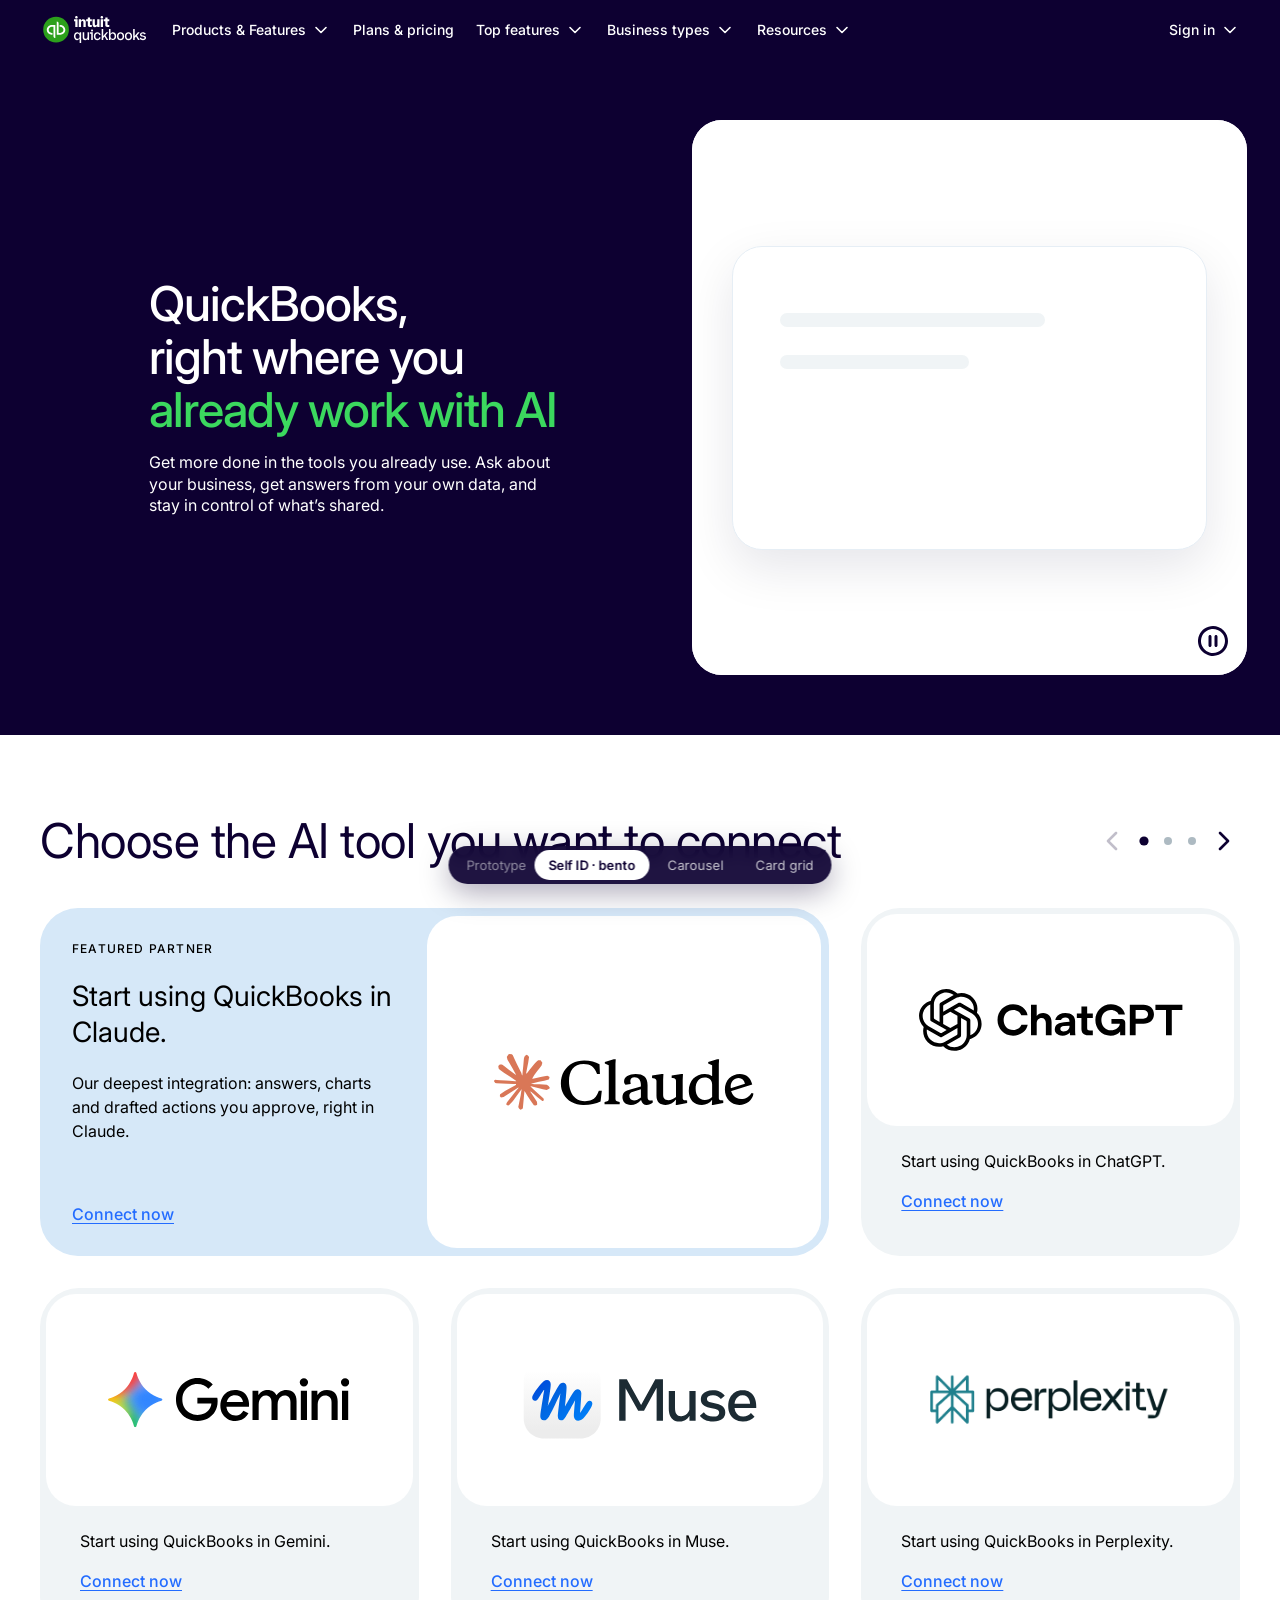
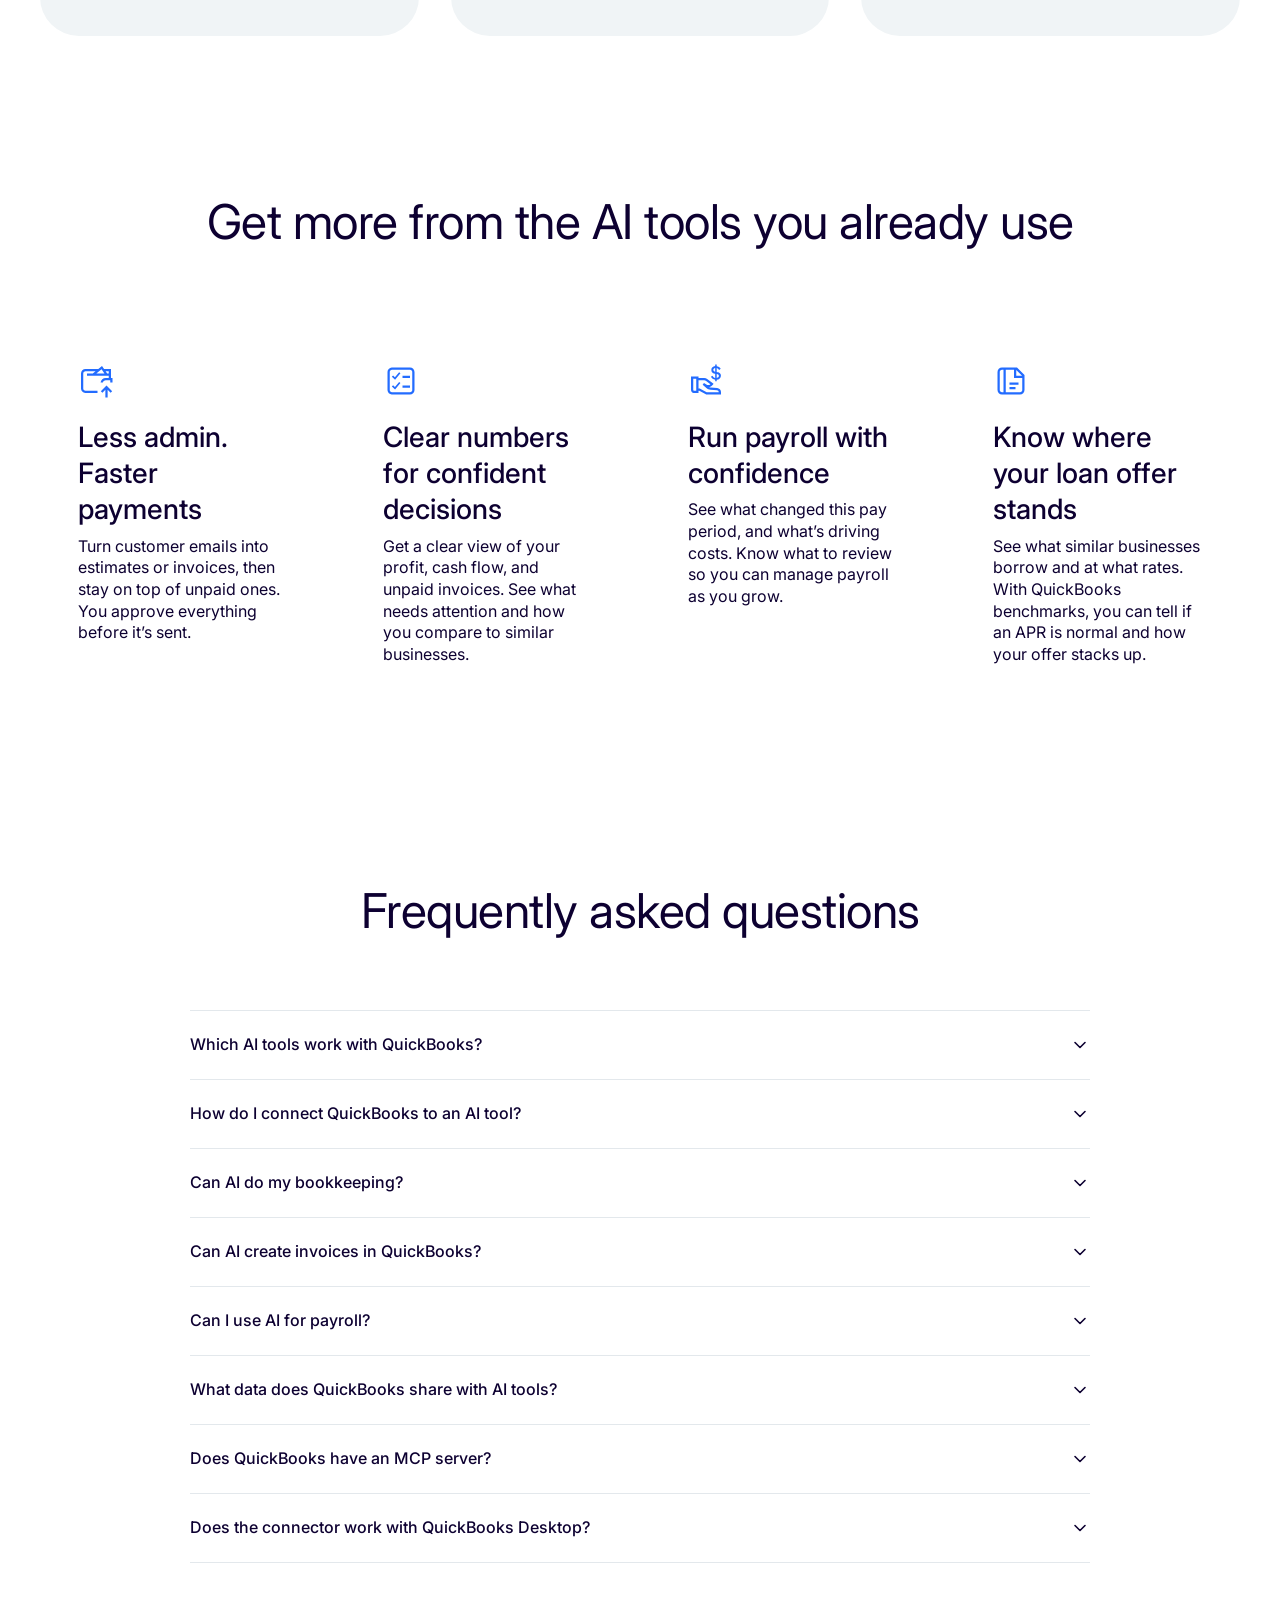
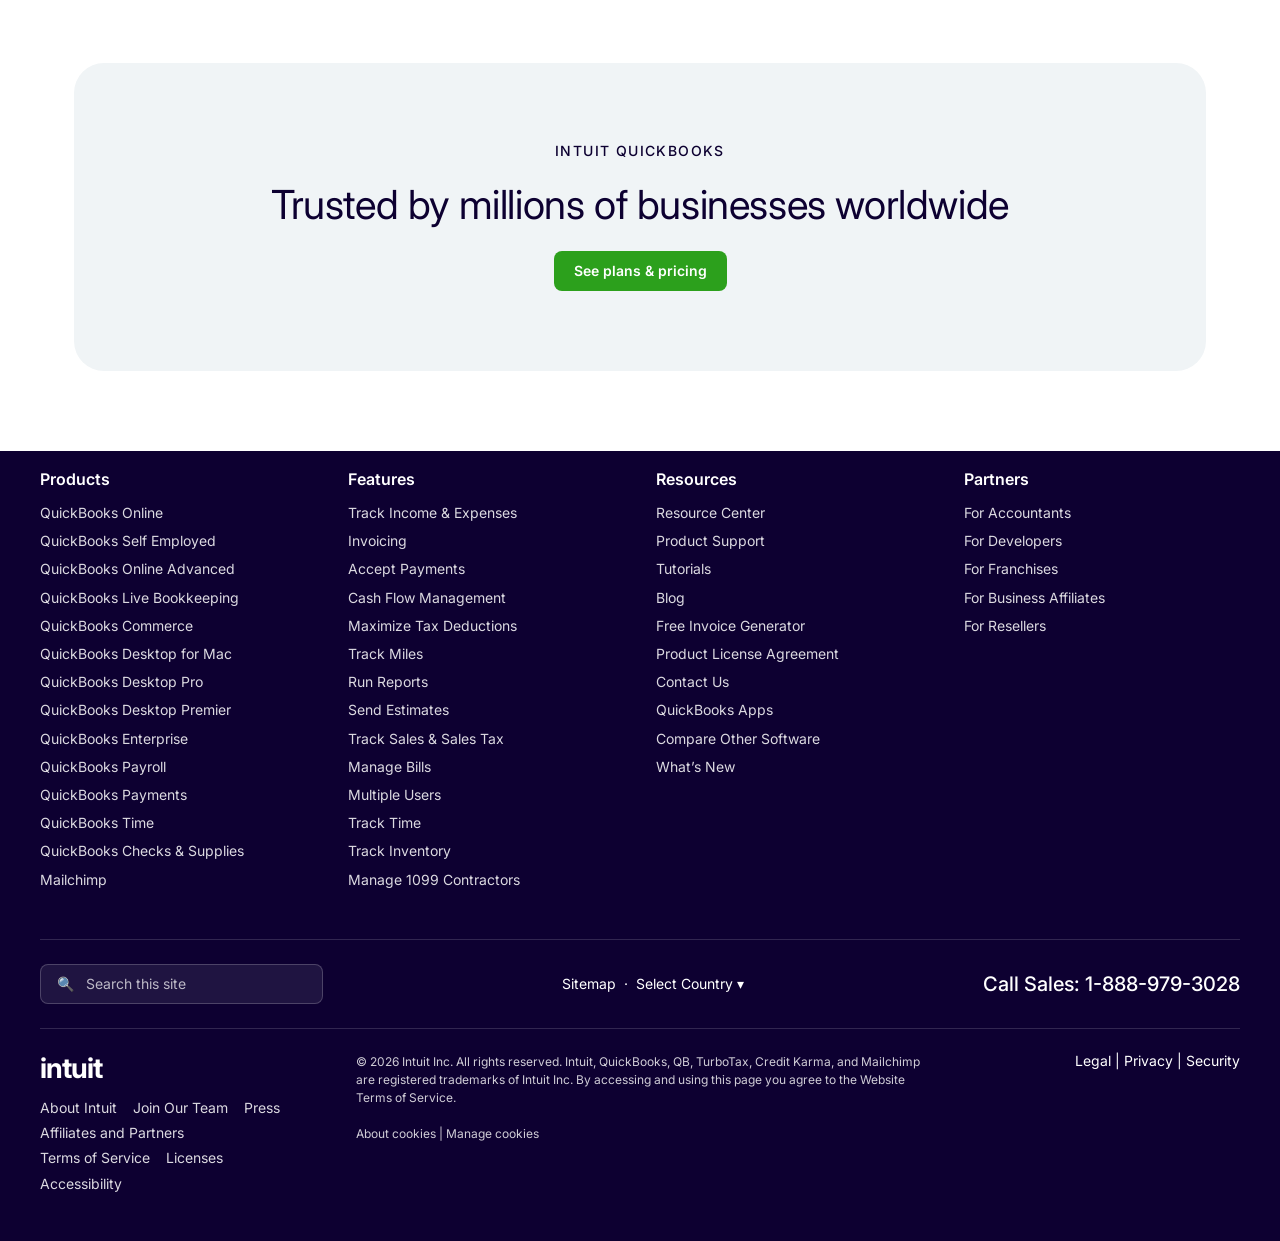
<file: self-id.html>
<!doctype html>
<html lang="en">
<head>
<meta charset="utf-8">
<meta name="viewport" content="width=device-width, initial-scale=1">
<title>QuickBooks × AI tools · Self ID (bento)</title>
<meta name="robots" content="noindex">
<link rel="preconnect" href="https://fonts.googleapis.com">
<link rel="preconnect" href="https://fonts.gstatic.com" crossorigin>
<link href="https://fonts.googleapis.com/css2?family=Inter:wght@400;500;600;700&display=swap" rel="stylesheet">
<link rel="stylesheet" href="styles.css">
</head>
<body>
<nav class="proto-bar" aria-label="Prototype variants"><a href="index.html" class="label">Prototype</a><a href="self-id.html" class="active">Self ID · bento</a><a href="carousel.html" class="">Carousel</a><a href="grid.html" class="">Card grid</a></nav>
<header class="nav">
  <div class="left">
    <a href="index.html" aria-label="Intuit QuickBooks"><img class="logo" src="assets/qb-logo.svg" alt="Intuit QuickBooks"></a>
    <nav class="links"><a class="link" href="#">Products &amp; Features<svg viewBox="0 0 20 20" fill="none" aria-hidden="true"><path d="M5 7.5l5 5 5-5" stroke="currentColor" stroke-width="1.6" stroke-linecap="round" stroke-linejoin="round"/></svg></a><a class="link" href="#">Plans &amp; pricing</a><a class="link" href="#">Top features<svg viewBox="0 0 20 20" fill="none" aria-hidden="true"><path d="M5 7.5l5 5 5-5" stroke="currentColor" stroke-width="1.6" stroke-linecap="round" stroke-linejoin="round"/></svg></a><a class="link" href="#">Business types<svg viewBox="0 0 20 20" fill="none" aria-hidden="true"><path d="M5 7.5l5 5 5-5" stroke="currentColor" stroke-width="1.6" stroke-linecap="round" stroke-linejoin="round"/></svg></a><a class="link" href="#">Resources<svg viewBox="0 0 20 20" fill="none" aria-hidden="true"><path d="M5 7.5l5 5 5-5" stroke="currentColor" stroke-width="1.6" stroke-linecap="round" stroke-linejoin="round"/></svg></a></nav>
  </div>
  <div class="right"><a class="link" href="#">Talk to Sales: 877-683-3280<svg viewBox="0 0 20 20" fill="none" aria-hidden="true"><path d="M5 7.5l5 5 5-5" stroke="currentColor" stroke-width="1.6" stroke-linecap="round" stroke-linejoin="round"/></svg></a><a class="link" href="#">Sign in<svg viewBox="0 0 20 20" fill="none" aria-hidden="true"><path d="M5 7.5l5 5 5-5" stroke="currentColor" stroke-width="1.6" stroke-linecap="round" stroke-linejoin="round"/></svg></a></div>
  <button class="burger" aria-label="Menu"><svg viewBox="0 0 28 28" fill="none" aria-hidden="true"><path d="M4 8h20M4 14h20M4 20h20" stroke="#fff" stroke-width="2" stroke-linecap="round"/></svg></button>
</header>
<section class="hero">
  <div class="lockup">
    <h1>QuickBooks,<br>right where you<br><span class="accent">already work with AI</span></h1>
    <p class="sub">Get more done in the tools you already use. Ask about your business, get answers from your own data, and stay in control of what’s shared.</p>
  </div>
  <div class="media">
    <video autoplay muted loop playsinline preload="auto" poster="assets/hero-poster.jpg">
      <source src="assets/hero.mp4" type="video/mp4">
    </video>
    <div class="placeholder" aria-hidden="true">
      <div class="screen"><div class="bubble">Here’s your cash flow for the last 30 days — three invoices are overdue.</div></div>
    </div>
    <button class="video-control" aria-label="Pause video"><svg class="ic-pause" viewBox="0 0 36 36" fill="none" aria-hidden="true"><path fill-rule="evenodd" clip-rule="evenodd" d="M18 3C15.0333 3 12.1332 3.87974 9.66645 5.52795C7.19972 7.17618 5.27714 9.51885 4.14182 12.2598C3.0065 15.0006 2.70945 18.0167 3.28823 20.9263C3.867 23.8361 5.29562 26.5088 7.39341 28.6067C9.49119 30.7044 12.1639 32.133 15.0737 32.7118C17.9834 33.2905 20.9994 32.9935 23.7402 31.8582C26.4812 30.7229 28.8238 28.8003 30.472 26.3335C32.1202 23.8668 33 20.9667 33 18C32.9956 14.0231 31.4139 10.2103 28.6018 7.39822C25.7896 4.58613 21.977 3.00436 18 3ZM18 30C15.6267 30 13.3066 29.2962 11.3332 27.9777C9.35978 26.659 7.82171 24.785 6.91346 22.5922C6.00521 20.3995 5.76756 17.9866 6.23058 15.6589C6.6936 13.3311 7.8365 11.193 9.51473 9.51473C11.193 7.8365 13.3311 6.6936 15.659 6.23058C17.9867 5.76756 20.3996 6.00519 22.5923 6.91344C24.785 7.82171 26.659 9.35976 27.9777 11.3332C29.2962 13.3065 30 15.6265 30 18C29.9964 21.1815 28.731 24.2316 26.4813 26.4813C24.2318 28.731 21.1815 29.9964 18 30ZM13.5 13.5C13.5 12.6716 14.1716 12 15 12C15.8285 12 16.5 12.6716 16.5 13.5V22.5C16.5 23.3284 15.8285 24 15 24C14.1716 24 13.5 23.3284 13.5 22.5V13.5ZM21 12C20.1716 12 19.5 12.6716 19.5 13.5V22.5C19.5 23.3284 20.1716 24 21 24C21.8285 24 22.5 23.3284 22.5 22.5V13.5C22.5 12.6716 21.8285 12 21 12Z" fill="#0D0031"/></svg><svg class="ic-play" viewBox="0 0 36 36" fill="none" aria-hidden="true"><circle cx="18" cy="18" r="13.5" stroke="#0D0031" stroke-width="3"/><path d="M15 12.5v11l8.5-5.5L15 12.5z" fill="#0D0031"/></svg></button>
  </div>
</section>
<section class="bento-section" id="choose">
  <div class="head">
    <h2 class="section-title">Choose the AI tool you want to connect</h2>
    <div class="ctrl">
      <button class="chev bento-prev" aria-label="Previous"> <svg viewBox="0 0 32 32" fill="none" aria-hidden="true"><path d="M20.012 25.3627C19.8366 25.3627 19.6629 25.328 19.5009 25.2608C19.339 25.1935 19.1918 25.0949 19.068 24.9707L11.08 16.9601C10.956 16.8362 10.8577 16.6892 10.7906 16.5273C10.7235 16.3654 10.6889 16.1919 10.6889 16.0167C10.6889 15.8415 10.7235 15.668 10.7906 15.5061C10.8577 15.3443 10.956 15.1972 11.08 15.0734L19.092 7.08539C19.3424 6.83538 19.6818 6.69506 20.0356 6.69531C20.3894 6.69556 20.7287 6.83636 20.9787 7.08672C21.2287 7.33709 21.369 7.67651 21.3687 8.03033C21.3685 8.38415 21.2277 8.72338 20.9773 8.97339L13.9107 16.0201L20.9573 23.0867C21.1434 23.2733 21.2699 23.5109 21.3211 23.7694C21.3722 24.0279 21.3455 24.2958 21.2445 24.5391C21.1435 24.7825 20.9727 24.9905 20.7536 25.1369C20.5344 25.2832 20.2768 25.3613 20.0133 25.3614L20.012 25.3627Z" fill="currentColor"/></svg></button>
      <div class="dots bento-dots" role="tablist"></div>
      <button class="chev bento-next" aria-label="Next"><svg viewBox="0 0 32 32" fill="none" aria-hidden="true"><path d="M12.012 25.3506C11.7478 25.3513 11.4894 25.2736 11.2695 25.1272C11.0496 24.9808 10.8781 24.7724 10.7768 24.5285C10.6755 24.2845 10.649 24.0159 10.7006 23.7568C10.7522 23.4977 10.8796 23.2598 11.0667 23.0733L18.1333 16.0266L11.092 8.95993C10.9683 8.83596 10.8702 8.68884 10.8034 8.52697C10.7365 8.3651 10.7022 8.19165 10.7024 8.01652C10.7026 7.84138 10.7373 7.66801 10.8045 7.50628C10.8716 7.34455 10.97 7.19764 11.094 7.07393C11.218 6.95023 11.3651 6.85215 11.527 6.7853C11.6888 6.71845 11.8623 6.68414 12.0374 6.68433C12.2125 6.68451 12.3859 6.71919 12.5477 6.78638C12.7094 6.85357 12.8563 6.95196 12.98 7.07593L20.968 15.0879C21.218 15.338 21.3584 15.677 21.3584 16.0306C21.3584 16.3841 21.218 16.7232 20.968 16.9733L12.9533 24.9613C12.8299 25.085 12.6831 25.1832 12.5216 25.25C12.36 25.3168 12.1868 25.351 12.012 25.3506Z" fill="currentColor"/></svg></button>
    </div>
  </div>
  <div class="bento-viewport" aria-roledescription="carousel" aria-label="AI tools">
    <div class="bento-track">
<div class="bento-page">
  <div class="card-feature">
    <div class="copy">
      <p class="eyebrow">Featured partner</p>
      <h3>Start using QuickBooks in Claude.</h3>
      <p>Our deepest integration: answers, charts and drafted actions you approve, right in Claude.</p>
      <a class="link-blue cta" href="#" data-connect="Claude">Connect now</a>
    </div>
    <div class="image"><img src="assets/claude.svg" alt="Claude"></div>
  </div>
  <div class="card-small">
  <div class="thumb"><img class="chatgpt" src="assets/chatgpt.svg" alt="ChatGPT"></div>
  <div class="body"><p>Start using QuickBooks in ChatGPT.</p><a class="link-blue" href="#" data-connect="ChatGPT">Connect now</a></div>
</div>
  <div class="card-small">
  <div class="thumb"><img class="gemini" src="assets/gemini.svg" alt="Gemini"></div>
  <div class="body"><p>Start using QuickBooks in Gemini.</p><a class="link-blue" href="#" data-connect="Gemini">Connect now</a></div>
</div>
  <div class="card-small">
  <div class="thumb"><img class="muse" src="assets/muse.svg" alt="Muse"></div>
  <div class="body"><p>Start using QuickBooks in Muse.</p><a class="link-blue" href="#" data-connect="Muse">Connect now</a></div>
</div>
  <div class="card-small">
  <div class="thumb"><img class="perplexity" src="assets/perplexity.png" alt="Perplexity"></div>
  <div class="body"><p>Start using QuickBooks in Perplexity.</p><a class="link-blue" href="#" data-connect="Perplexity">Connect now</a></div>
</div>
</div>
<div class="bento-page">
  <div class="card-feature" style="background:var(--pepper)">
    <div class="copy">
      <p class="eyebrow">Coming soon</p>
      <h3>More AI tools are on the way.</h3>
      <p>We’re working with additional partners so QuickBooks can show up wherever you already work. Tell us which tool you use and we’ll let you know when it’s ready.</p>
      <a class="link-blue cta" href="#">Request a tool</a>
    </div>
    <div class="image"><div style="display:flex;gap:16px"><div class="glyph" style="width:72px;height:72px;border-radius:20px;background:var(--pepper);display:grid;place-items:center;font-weight:600;font-size:28px">G</div><div class="glyph" style="width:72px;height:72px;border-radius:20px;background:var(--pepper);display:grid;place-items:center;font-weight:600;font-size:28px">C</div><div class="glyph" style="width:72px;height:72px;border-radius:20px;background:var(--pepper);display:grid;place-items:center;font-weight:600;font-size:28px">+</div></div></div>
  </div>
  <div class="card-small soon">
  <div class="thumb"><div class="glyph">G</div>Grok</div>
  <div class="body"><p>QuickBooks in Grok is coming soon.</p><a class="link-blue" href="#">Get notified</a></div>
</div>
  <div class="card-small soon">
  <div class="thumb"><div class="glyph">C</div>Copilot</div>
  <div class="body"><p>QuickBooks in Microsoft Copilot is coming soon.</p><a class="link-blue" href="#">Get notified</a></div>
</div>
  <div class="card-small soon">
  <div class="thumb"><div class="glyph">?</div>Your tool</div>
  <div class="body"><p>Don’t see the AI tool you use? Let us know.</p><a class="link-blue" href="#">Get notified</a></div>
</div>
  <div class="card-small" style="background:var(--lightblue)">
    <div class="thumb" style="background:transparent;color:var(--blueberry);font-size:20px;font-weight:500;padding:0 32px;text-align:center">Not sure which tool to choose?</div>
    <div class="body"><p>Compare what each AI tool can do with QuickBooks today.</p><a class="link-blue" href="#">Compare tools</a></div>
  </div>
</div>
<div class="bento-page">
  <div class="card-feature" style="background:var(--blueberry);color:#fff">
    <div class="copy" style="color:#fff">
      <p class="eyebrow">How it works</p>
      <h3>Connect once. Ask anything.</h3>
      <p>Pick your AI tool, sign in with your Intuit account and approve the connection. From then on, your AI tool can read your real books and draft actions you approve.</p>
      <a class="link-blue cta" href="#" style="color:#9ec1ff">See how connecting works</a>
    </div>
    <div class="image" style="background:#1a0f4a;color:#fff;flex-direction:column;gap:18px;align-items:flex-start;padding:40px">
      <div style="display:flex;gap:14px;align-items:center"><span style="width:32px;height:32px;border-radius:50%;background:var(--green);color:var(--blueberry);display:grid;place-items:center;font-weight:600">1</span>Choose your AI tool</div>
      <div style="display:flex;gap:14px;align-items:center"><span style="width:32px;height:32px;border-radius:50%;background:var(--green);color:var(--blueberry);display:grid;place-items:center;font-weight:600">2</span>Sign in with Intuit</div>
      <div style="display:flex;gap:14px;align-items:center"><span style="width:32px;height:32px;border-radius:50%;background:var(--green);color:var(--blueberry);display:grid;place-items:center;font-weight:600">3</span>Approve what’s shared</div>
    </div>
  </div>
  <div class="card-small"><div class="thumb" style="font-size:20px;font-weight:500;padding:0 32px;text-align:center;color:var(--blueberry)">Your data stays yours</div><div class="body"><p>You decide what to connect and can disconnect at any time.</p><a class="link-blue" href="#">Learn about privacy</a></div></div>
  <div class="card-small"><div class="thumb" style="font-size:20px;font-weight:500;padding:0 32px;text-align:center;color:var(--blueberry)">Works with your accountant</div><div class="body"><p>Your books stay in QuickBooks Online, so nothing changes for them.</p><a class="link-blue" href="#">For accountants</a></div></div>
  <div class="card-small"><div class="thumb" style="font-size:20px;font-weight:500;padding:0 32px;text-align:center;color:var(--blueberry)">Built on the QuickBooks MCP server</div><div class="body"><p>The same official connection powers every partner.</p><a class="link-blue" href="#">For developers</a></div></div>
</div></div>
  </div>
</section>
<section class="textgrid">
  <h2 class="section-title">Get more from the AI tools you already use</h2>
  <div class="items"><div class="item"><div class="icon"><svg viewBox="0 0 36 50" fill="none"><path d="M34.1704 42.1689L32.5796 43.7598L29.625 40.8052V48.5H27.375V40.8052L24.4204 43.7598L22.8296 42.1689L28.5 36.4985L34.1704 42.1689Z" fill="#236CFF"/><path fill-rule="evenodd" clip-rule="evenodd" d="M26.0771 20H33V29H34.5V33.5H32.25V31.25H27.75C26.3524 31.25 25.1815 32.2065 24.8481 33.5H22.5542C22.9182 30.9558 25.1052 29 27.75 29H30.75V26.75H9V24.5H14.7686L17.5386 22.25H7.5C6.25736 22.25 5.25 23.2574 5.25 24.5V39.5C5.25 40.7426 6.25736 41.75 7.5 41.75H19.5V44H7.5L7.26855 43.9941C4.89083 43.8737 3 41.9077 3 39.5V24.5C3 22.0147 5.01472 20 7.5 20H20.3071L24 17L26.0771 20ZM18.3384 24.5H26.4565L23.5327 20.2783L18.3384 24.5ZM29.1929 24.5H30.75V22.25H27.6343L29.1929 24.5Z" fill="#236CFF"/></svg></div><div><h3>Less admin. Faster payments</h3><p>Turn customer emails into estimates or invoices, then stay on top of unpaid ones. You approve everything before it’s sent.</p></div></div><div class="item"><div class="icon"><svg viewBox="0 0 36 50" fill="none"><path d="M17.4375 33.9365L12.0659 40.5723L8.87256 37.3774L10.0649 36.1851L11.9326 38.0527L16.125 32.876L17.4375 33.9365Z" fill="#236CFF"/><path d="M27 38.75H19.5V36.5H27V38.75Z" fill="#236CFF"/><path d="M17.4375 24.1865L12.0659 30.8223L8.87256 27.6274L10.0649 26.4351L11.9326 28.3027L16.125 23.126L17.4375 24.1865Z" fill="#236CFF"/><path d="M27 29H19.5V26.75H27V29Z" fill="#236CFF"/><path fill-rule="evenodd" clip-rule="evenodd" d="M27 18.5C29.4853 18.5 31.5 20.5147 31.5 23V41L31.4941 41.2314C31.3737 43.6092 29.4077 45.5 27 45.5H9L8.76855 45.4941C6.46749 45.3776 4.62244 43.5325 4.50586 41.2314L4.5 41V23C4.5 20.5923 6.39083 18.6263 8.76855 18.5059L9 18.5H27ZM9 20.75C7.75736 20.75 6.75 21.7574 6.75 23V41C6.75 42.2426 7.75736 43.25 9 43.25H27C28.2426 43.25 29.25 42.2426 29.25 41V23C29.25 21.7574 28.2426 20.75 27 20.75H9Z" fill="#236CFF"/></svg></div><div><h3>Clear numbers for confident decisions</h3><p>Get a clear view of your profit, cash flow, and unpaid invoices. See what needs attention and how you compare to similar businesses.</p></div></div><div class="item"><div class="icon"><svg viewBox="0 0 36 50" fill="none"><path fill-rule="evenodd" clip-rule="evenodd" d="M10.5 28.9985H16.1016C17.3366 28.9985 18.538 29.4055 19.519 30.1558L25.5264 34.7495L24.9316 35.6299L24.8086 35.8101C23.9414 37.0903 22.6352 37.9015 21.2227 38.1758C21.6891 38.3603 22.1835 38.4745 22.6904 38.5083L29.1489 38.939C31.3158 39.0834 33 40.8835 33 43.0552V45.4985H18.0835L17.8286 45.3564L11.335 41.7485H10.5V43.9985H6L5.69385 43.9824C4.18083 43.829 3 42.552 3 40.9985V27.4985H10.5V28.9985ZM10.5 39.4985H11.9165L12.1714 39.6406L18.665 43.2485H30.75V43.0552C30.75 42.0681 29.9844 41.2502 28.9995 41.1846L22.541 40.7539C21.0064 40.6516 19.5457 40.0556 18.3779 39.0547L14.6426 35.8525L15.9653 34.0405L18.3809 35.5288C19.6736 36.3255 21.2974 36.1447 22.3857 35.1802L18.1523 31.9429C17.5637 31.4927 16.8426 31.2485 16.1016 31.2485H10.5V39.4985ZM5.25 40.9985C5.25 41.4127 5.58579 41.7485 6 41.7485H8.25V29.7485H5.25V40.9985Z" fill="#236CFF"/><path fill-rule="evenodd" clip-rule="evenodd" d="M28.7051 17.1362C30.3428 17.3464 31.8129 18.1664 32.7158 19.7202L31.0986 20.895C30.5318 19.9294 29.6707 19.258 28.7051 18.9849V22.9326C30.7419 23.3316 32.9252 23.8568 32.9253 26.6914C32.9253 29.0012 31.1617 30.4929 28.7051 30.7241V32.2358H27.1919V30.6816C25.4072 30.4715 23.6852 29.5058 22.8662 27.8472L24.4629 26.7119C25.0508 27.9297 26.0791 28.6439 27.1919 28.896V24.7183C25.26 24.3403 23.3291 23.6878 23.3291 20.958C23.3294 18.7115 24.9873 17.3054 27.1919 17.0952V15.582H28.7051V17.1362ZM28.7051 28.9385C30.1746 28.7283 30.9097 27.8672 30.9097 26.8174C30.9096 25.5787 29.9437 25.1582 28.7051 24.8853V28.9385ZM27.1919 18.8999C25.9953 19.068 25.3025 19.8664 25.3022 20.832C25.3022 21.9659 26.1001 22.4287 27.1919 22.7437V18.8999Z" fill="#236CFF"/></svg></div><div><h3>Run payroll with confidence</h3><p>See what changed this pay period, and what’s driving costs. Know what to review so you can manage payroll as you grow.</p></div></div><div class="item"><div class="icon"><svg viewBox="0 0 36 50" fill="none"><path d="M22.5 40.25H16.5V38H22.5V40.25Z" fill="#236CFF"/><path d="M25.5 35.75H16.5V33.5H25.5V35.75Z" fill="#236CFF"/><path fill-rule="evenodd" clip-rule="evenodd" d="M31.5 26V41C31.5 43.4853 29.4853 45.5 27 45.5H9C6.51472 45.5 4.5 43.4853 4.5 41V23C4.5 20.5147 6.51472 18.5 9 18.5H24L31.5 26ZM9 20.75C7.75736 20.75 6.75 21.7574 6.75 23V41C6.75 42.2426 7.75736 43.25 9 43.25H10.5V20.75H9ZM12.75 43.25H27C28.2426 43.25 29.25 42.2426 29.25 41V29H21V20.75H12.75V43.25ZM23.25 26.75H29.0684L23.25 20.9316V26.75Z" fill="#236CFF"/></svg></div><div><h3>Know where your loan offer stands</h3><p>See what similar businesses borrow and at what rates. With QuickBooks benchmarks, you can tell if an APR is normal and how your offer stacks up.</p></div></div></div>
</section>
<section class="faq"><div class="inner">
  <h2 class="section-title">Frequently asked questions</h2>
  <div class="item"><button class="q" aria-expanded="false">Which AI tools work with QuickBooks?<svg viewBox="0 0 20 20" fill="none" aria-hidden="true"><path d="M5 7.5l5 5 5-5" stroke="currentColor" stroke-width="1.6" stroke-linecap="round" stroke-linejoin="round"/></svg></button><div class="a"><div><p>QuickBooks Online works with Claude, ChatGPT, Gemini, Perplexity and Muse through official Intuit integrations. Core capabilities are the same across tools, and a few workflows are available in a subset of tools today.</p></div></div></div><div class="item"><button class="q" aria-expanded="false">How do I connect QuickBooks to an AI tool?<svg viewBox="0 0 20 20" fill="none" aria-hidden="true"><path d="M5 7.5l5 5 5-5" stroke="currentColor" stroke-width="1.6" stroke-linecap="round" stroke-linejoin="round"/></svg></button><div class="a"><div><p>Choose the AI tool you use, find QuickBooks in that tool’s connector or app directory, then sign in with your Intuit account and approve the connection. You can disconnect at any time. Step-by-step for each tool: Claude, ChatGPT, Gemini, Perplexity, Muse.</p></div></div></div><div class="item"><button class="q" aria-expanded="false">Can AI do my bookkeeping?<svg viewBox="0 0 20 20" fill="none" aria-hidden="true"><path d="M5 7.5l5 5 5-5" stroke="currentColor" stroke-width="1.6" stroke-linecap="round" stroke-linejoin="round"/></svg></button><div class="a"><div><p>With QuickBooks connected, your AI tool reads your real books and gives you a clear view of profit, cash flow and unpaid invoices, shows what needs attention, and compares you to similar businesses. It works alongside your accountant, and your books stay in QuickBooks.</p></div></div></div><div class="item"><button class="q" aria-expanded="false">Can AI create invoices in QuickBooks?<svg viewBox="0 0 20 20" fill="none" aria-hidden="true"><path d="M5 7.5l5 5 5-5" stroke="currentColor" stroke-width="1.6" stroke-linecap="round" stroke-linejoin="round"/></svg></button><div class="a"><div><p>Yes. Ask your AI tool to turn a customer conversation into an estimate or invoice, see who owes you money, and draft payment reminders. You review and approve everything before anything is sent.</p></div></div></div><div class="item"><button class="q" aria-expanded="false">Can I use AI for payroll?<svg viewBox="0 0 20 20" fill="none" aria-hidden="true"><path d="M5 7.5l5 5 5-5" stroke="currentColor" stroke-width="1.6" stroke-linecap="round" stroke-linejoin="round"/></svg></button><div class="a"><div><p>You can use AI to understand payroll, not run it. Ask what changed this pay period, who your highest-paid employees are, and what is driving costs up or down. Payroll itself still runs in QuickBooks Payroll.</p></div></div></div><div class="item"><button class="q" aria-expanded="false">What data does QuickBooks share with AI tools?<svg viewBox="0 0 20 20" fill="none" aria-hidden="true"><path d="M5 7.5l5 5 5-5" stroke="currentColor" stroke-width="1.6" stroke-linecap="round" stroke-linejoin="round"/></svg></button><div class="a"><div><p>You decide what to connect and can disconnect at any time from your Intuit account. The AI tool sees only the QuickBooks data needed to answer your request, and anything it drafts waits for your approval before it is saved or sent.</p></div></div></div><div class="item"><button class="q" aria-expanded="false">Does QuickBooks have an MCP server?<svg viewBox="0 0 20 20" fill="none" aria-hidden="true"><path d="M5 7.5l5 5 5-5" stroke="currentColor" stroke-width="1.6" stroke-linecap="round" stroke-linejoin="round"/></svg></button><div class="a"><div><p>Yes. The QuickBooks Online MCP server is what powers the official QuickBooks connections for Claude, ChatGPT and other AI tools. You do not need to install it; connect through your AI tool.</p></div></div></div><div class="item"><button class="q" aria-expanded="false">Does the connector work with QuickBooks Desktop?<svg viewBox="0 0 20 20" fill="none" aria-hidden="true"><path d="M5 7.5l5 5 5-5" stroke="currentColor" stroke-width="1.6" stroke-linecap="round" stroke-linejoin="round"/></svg></button><div class="a"><div><p>No. AI connections work with QuickBooks Online, including QuickBooks Free. QuickBooks Desktop is not supported.</p></div></div></div>
</div></section>
<section class="banner"><div class="box">
  <p class="eyebrow">Intuit QuickBooks</p>
  <h2>Trusted by millions of businesses worldwide</h2>
  <a class="btn-green" href="#">See plans &amp; pricing</a>
</div></section>
<footer class="footer">
  <div class="cols"><div class="col"><h4>Products</h4><a href=#>QuickBooks Online</a><a href=#>QuickBooks Self Employed</a><a href=#>QuickBooks Online Advanced</a><a href=#>QuickBooks Live Bookkeeping</a><a href=#>QuickBooks Commerce</a><a href=#>QuickBooks Desktop for Mac</a><a href=#>QuickBooks Desktop Pro</a><a href=#>QuickBooks Desktop Premier</a><a href=#>QuickBooks Enterprise</a><a href=#>QuickBooks Payroll</a><a href=#>QuickBooks Payments</a><a href=#>QuickBooks Time</a><a href=#>QuickBooks Checks & Supplies</a><a href=#>Mailchimp</a></div><div class="col"><h4>Features</h4><a href=#>Track Income & Expenses</a><a href=#>Invoicing</a><a href=#>Accept Payments</a><a href=#>Cash Flow Management</a><a href=#>Maximize Tax Deductions</a><a href=#>Track Miles</a><a href=#>Run Reports</a><a href=#>Send Estimates</a><a href=#>Track Sales & Sales Tax</a><a href=#>Manage Bills</a><a href=#>Multiple Users</a><a href=#>Track Time</a><a href=#>Track Inventory</a><a href=#>Manage 1099 Contractors</a></div><div class="col"><h4>Resources</h4><a href=#>Resource Center</a><a href=#>Product Support</a><a href=#>Tutorials</a><a href=#>Blog</a><a href=#>Free Invoice Generator</a><a href=#>Product License Agreement</a><a href=#>Contact Us</a><a href=#>QuickBooks Apps</a><a href=#>Compare Other Software</a><a href=#>What’s New</a></div><div class="col"><h4>Partners</h4><a href=#>For Accountants</a><a href=#>For Developers</a><a href=#>For Franchises</a><a href=#>For Business Affiliates</a><a href=#>For Resellers</a></div></div>
  <div class="util">
    <label class="search"><span aria-hidden="true">🔍</span><input type="search" placeholder="Search this site"></label>
    <span>Sitemap &nbsp;·&nbsp; Select Country ▾</span>
    <span class="sales">Call Sales: 1-888-979-3028</span>
  </div>
  <div class="legal">
    <div><div class="intuit">intuit</div><div class="links"><a href="#">About Intuit</a><a href="#">Join Our Team</a><a href="#">Press</a><a href="#">Affiliates and Partners</a><a href="#">Terms of Service</a><a href="#">Licenses</a><a href="#">Accessibility</a></div></div>
    <div class="small">© 2026 Intuit Inc. All rights reserved. Intuit, QuickBooks, QB, TurboTax, Credit Karma, and Mailchimp are registered trademarks of Intuit Inc. By accessing and using this page you agree to the Website Terms of Service.<br><br>About cookies | Manage cookies</div>
    <div class="right">Legal | Privacy | Security</div>
  </div>
</footer>
<script src="app.js"></script>
</body>
</html>
</file>
<file: styles.css>
/* QuickBooks × AI tools — R2 landing page prototypes
   Built from Figma: Competitor-LLM-landing-pages / R2 */

:root {
  --blueberry: #0d0031;
  --superblue: #236cff;
  --lightblue: #d6e8f8;
  --pepper: #f0f4f6;
  --pepper-40: #adbac2;
  --pepper-60: #6b7c85;
  --green: #3bd85e;
  --qb-green: #2ca01c;
  --white: #fff;
  --black: #000;
  --font-display: "Inter", "Avenir Next", "Helvetica Neue", Arial, sans-serif;
  --font-body: "Inter", "Avenir Next", "Helvetica Neue", Arial, sans-serif;
  --radius-card: 30px;
  --max: 1132px;
}

* { box-sizing: border-box; }
html { -webkit-text-size-adjust: 100%; scroll-behavior: smooth; }
body {
  margin: 0;
  font-family: var(--font-body);
  color: var(--blueberry);
  background: var(--white);
  line-height: 1.1;
  -webkit-font-smoothing: antialiased;
}
img, svg, video { display: block; max-width: 100%; }
a { color: inherit; text-decoration: none; }
button { font: inherit; cursor: pointer; background: none; border: 0; padding: 0; color: inherit; }
h1, h2, h3, p { margin: 0; }
.container { width: 100%; max-width: var(--max); margin: 0 auto; padding: 0 24px; }
.sr-only { position: absolute; width: 1px; height: 1px; overflow: hidden; clip: rect(0 0 0 0); white-space: nowrap; }

/* ---------- Prototype switcher (not part of the design) ---------- */
.proto-bar {
  position: fixed; left: 50%; bottom: 16px; transform: translateX(-50%); z-index: 50;
  display: flex; gap: 4px; padding: 4px; border-radius: 999px;
  background: rgba(13,0,49,.92); backdrop-filter: blur(8px);
  box-shadow: 0 8px 30px rgba(13,0,49,.35);
  font-size: 13px;
}
.proto-bar a { color: #fff; padding: 8px 14px; border-radius: 999px; white-space: nowrap; opacity: .75; }
.proto-bar a:hover { opacity: 1; }
.proto-bar a.active { background: #fff; color: var(--blueberry); opacity: 1; font-weight: 600; }
.proto-bar .label { color: #fff; opacity: .5; padding: 8px 4px 8px 14px; }
@media (max-width: 640px) { .proto-bar .label { display: none; } .proto-bar a { padding: 8px 10px; font-size: 12px; } }

/* ---------- Navigation ---------- */
.nav {
  background: var(--blueberry); color: #fff; height: 60px;
  display: flex; align-items: center; justify-content: space-between;
  padding: 0 40px; font-size: 14px; font-weight: 500;
}
.nav .logo { width: 110px; height: 28px; }
.nav .left, .nav .right, .nav .links { display: flex; align-items: center; gap: 22px; }
.nav .right { gap: 12px; }
.nav .link { display: inline-flex; align-items: center; gap: 5px; height: 20px; white-space: nowrap; }
.nav .link svg { width: 20px; height: 20px; }
.nav .burger { display: none; width: 28px; height: 28px; }
@media (max-width: 1380px) { .nav .right .link:first-child { display: none; } }
@media (max-width: 1100px) { .nav .links { display: none; } }
@media (max-width: 640px) {
  .nav { padding: 0 16px; }
  .nav .right { display: none; }
  .nav .burger { display: block; }
}

/* ---------- Hero (.50-50 Motion) ---------- */
.hero {
  background: var(--blueberry); color: #fff; min-height: 640px;
  display: flex; align-items: center; justify-content: center; gap: 135px;
  padding: 60px 40px 60px 155px; overflow: hidden;
}
.hero .lockup { width: 555px; max-width: 100%; display: flex; flex-direction: column; gap: 16px; }
.hero h1 { font-family: var(--font-display); font-weight: 500; font-size: clamp(36px, 3.75vw, 54px); line-height: 1.1; letter-spacing: -1px; white-space: nowrap; }
.hero h1 .accent { color: var(--green); }
.hero .sub { font-size: 16px; line-height: 1.35; max-width: 520px; }
.hero .media { position: relative; width: 555px; height: 555px; flex: 0 0 555px; border-radius: 30px; overflow: hidden; background: #fff; }
.hero .media video { width: 100%; height: 100%; object-fit: cover; }
.hero .media .placeholder {
  position: absolute; inset: 0; display: flex; align-items: center; justify-content: center; padding: 40px;
  background: #fff;
}
.hero .media .placeholder .screen {
  width: 100%; height: 64%; border-radius: 30px; background: #fff;
  border: 1px solid #e6eef5; box-shadow: 0 18px 50px rgba(13,0,49,.10);
  position: relative; overflow: hidden;
}
/* subtle looping animation so the slot reads as motion until the real clip is dropped in */
.hero .media .placeholder .screen::before,
.hero .media .placeholder .screen::after {
  content: ""; position: absolute; left: 10%; right: 10%; height: 14px; border-radius: 7px; background: var(--pepper);
  animation: typing 3.6s ease-in-out infinite;
}
.hero .media .placeholder .screen::before { top: 22%; width: 56%; }
.hero .media .placeholder .screen::after { top: 36%; width: 40%; animation-delay: .6s; }
.hero .media .placeholder .bubble {
  position: absolute; left: 10%; bottom: 18%; width: 72%; padding: 14px 16px; border-radius: 16px;
  background: var(--lightblue); color: var(--blueberry); font-size: 14px; line-height: 1.4;
  opacity: 0; animation: bubble 3.6s ease-in-out infinite;
}
@keyframes typing { 0%,15% { opacity: .35; transform: translateX(-6px);} 45%,100% { opacity: 1; transform: none;} }
@keyframes bubble { 0%,40% { opacity: 0; transform: translateY(10px);} 60%,90% { opacity: 1; transform: none;} 100% { opacity: 0;} }
.hero .media .video-control {
  position: absolute; right: 16px; bottom: 16px; width: 36px; height: 36px; border-radius: 50%; background: rgba(255,255,255,.9);
  display: flex; align-items: center; justify-content: center;
}
.hero .media .video-control svg { width: 36px; height: 36px; }
.hero .media .video-control .ic-play { display: none; }
.hero .media.paused .video-control .ic-pause { display: none; }
.hero .media.paused .video-control .ic-play { display: block; }
@media (max-width: 1200px) { .hero { gap: 60px; padding-left: 60px; } }
@media (max-width: 1000px) {
  .hero { flex-direction: column; padding: 48px 24px; gap: 40px; align-items: flex-start; }
  .hero h1 { font-size: 40px; }
  .hero .media { width: 100%; height: auto; aspect-ratio: 1 / 1; flex: none; max-width: 555px; align-self: center; }
}

/* ---------- Section head ---------- */
.section-title { font-family: var(--font-display); font-weight: 400; font-size: 48px; line-height: 1.1; letter-spacing: -0.5px; color: var(--blueberry); }
@media (max-width: 700px) { .section-title { font-size: 32px; } }

/* ---------- Shared card bits ---------- */
.badge {
  display: inline-flex; align-items: center; height: 24px; padding: 4px 8px; border-radius: 20px;
  background: var(--superblue); color: #fff; font-size: 12px; font-weight: 500; letter-spacing: .3px; white-space: nowrap;
}
.link-blue { color: var(--superblue); font-weight: 500; font-size: 16px; text-decoration: underline; text-underline-offset: 3px; display: inline-flex; align-items: center; gap: 6px; }
.link-blue:hover { color: #0a3ea8; }
.logo-slot { display: flex; align-items: center; justify-content: center; }
.logo-slot img { height: auto; }

/* ================= VARIANT 1 · Self ID (bento box) ================= */
.bento-section { background: #fff; padding: 0 40px 80px; }
.bento-section .head {
  display: flex; align-items: center; justify-content: space-between; gap: 24px;
  max-width: 1210px; margin: 0 auto; padding: 80px 0 40px; background: #fff;
  position: sticky; top: 0; z-index: 5;
}
.bento-section .head .section-title { font-size: 48px; }
.ctrl { display: flex; align-items: center; gap: 12px; }
.ctrl button.chev { width: 32px; height: 32px; display: grid; place-items: center; border-radius: 50%; transition: background .15s; }
.ctrl button.chev:hover { background: var(--pepper); }
.ctrl button.chev:disabled { opacity: .25; cursor: default; background: none; }
.dots { display: flex; gap: 16px; align-items: center; }
.dots button { width: 8px; height: 8px; border-radius: 50%; background: var(--pepper-40); transition: transform .15s, background .15s; }
.dots button.active { background: var(--blueberry); transform: scale(1.15); }
.bento-viewport { max-width: 1210px; margin: 0 auto; overflow: hidden; cursor: grab; }
.bento-viewport.dragging { cursor: grabbing; }
.bento-track { display: flex; transition: transform .55s cubic-bezier(.22,.8,.26,1); will-change: transform; }
.bento-page { flex: 0 0 100%; min-width: 0; display: grid; grid-template-columns: repeat(3, minmax(0, 1fr)); gap: 32px; align-content: flex-start; }
.bento-page > * { user-select: none; }

.card-feature {
  grid-column: span 2; height: 348px; border-radius: 38px; background: var(--lightblue);
  display: flex; gap: 8px; padding: 8px; align-items: flex-end; overflow: hidden; position: relative;
  transition: transform .2s, box-shadow .2s;
}
.card-feature:hover { box-shadow: 0 16px 40px rgba(13,0,49,.10); }
.card-feature .copy { width: 48%; flex: none; height: 100%; padding: 24px 24px 24px 24px; display: flex; flex-direction: column; gap: 20px; color: #000; }
.card-feature .eyebrow { font-size: 12px; font-weight: 500; letter-spacing: 1.2px; text-transform: uppercase; }
.card-feature h3 { font-family: var(--font-display); font-weight: 400; font-size: 28px; line-height: 1.3; }
.card-feature p { font-size: 16px; line-height: 1.5; }
.card-feature .cta { margin-top: auto; }
.card-feature .image { flex: 1; height: 100%; background: #fff; border-radius: 30px; display: flex; align-items: center; justify-content: center; }
.card-feature .image img { width: 66%; max-width: 269px; }

.card-small {
  height: 348px; border-radius: 39px; background: var(--pepper); position: relative; overflow: hidden;
  transition: transform .2s, box-shadow .2s;
}
.card-small:hover { transform: translateY(-2px); box-shadow: 0 16px 40px rgba(13,0,49,.10); }
.card-small .thumb { position: absolute; left: 6px; right: 6px; top: 6px; height: 212px; border-radius: 30px; background: #fff; display: flex; align-items: center; justify-content: center; }
.card-small .body { position: absolute; left: 40px; right: 40px; top: 241px; display: flex; flex-direction: column; gap: 20px; }
.card-small .body p { font-size: 16px; line-height: 1.5; color: #000; }
.card-small .thumb img { width: 66%; }
.card-small .thumb img.muse { width: 84%; }
.card-small .thumb img.chatgpt { width: 72%; }
.card-small.soon .thumb { background: #fff; color: var(--pepper-60); font-size: 15px; font-weight: 500; flex-direction: column; gap: 10px; }
.card-small.soon .thumb .glyph { width: 56px; height: 56px; border-radius: 16px; background: var(--pepper); display: grid; place-items: center; color: var(--blueberry); font-size: 22px; font-weight: 600; }
.card-small.soon { border: 2px dashed #cfdae2; background: #fff; }
@media (max-width: 1240px) {
  .bento-section { padding: 0 24px 64px; }
  .bento-page { gap: 20px; grid-template-columns: repeat(2, minmax(0, 1fr)); }
  .card-feature .copy { width: 50%; }
}
@media (max-width: 760px) {
  .bento-section .head { position: static; padding: 56px 0 24px; flex-direction: column; align-items: flex-start; }
  .card-feature { flex-direction: column; padding: 8px; align-items: stretch; }
  .card-feature .copy { width: 100%; padding: 20px 16px; }
  .card-feature .image { height: 180px; flex: none; }
  .card-feature .image img { width: 60%; }
  .bento-page { grid-template-columns: minmax(0, 1fr); }
  .card-feature { grid-column: span 1; }
  .card-small { height: 320px; }
  .card-small .body { top: 232px; left: 24px; right: 24px; }
}

/* ================= VARIANT 2 · Carousel ================= */
.carousel-section { background: #fff; padding: 100px 0 82px; }
.carousel-section .section-title { text-align: center; max-width: 1080px; margin: 0 auto 82px; padding: 0 24px; }
.carousel-viewport { overflow: hidden; width: 100%; cursor: grab; }
.carousel-viewport.dragging { cursor: grabbing; }
.carousel-track { display: flex; gap: 20px; padding: 2px 48px; transition: transform .55s cubic-bezier(.22,.8,.26,1); will-change: transform; }
.carousel-card {
  flex: 0 0 363px; height: 335px; border-radius: 38px; background: #fff; border: 2px solid var(--lightblue); position: relative; overflow: hidden;
  user-select: none; transition: border-color .2s, box-shadow .2s, transform .2s;
}
.carousel-card:hover { box-shadow: 0 16px 40px rgba(13,0,49,.10); transform: translateY(-2px); }
.carousel-card.featured { border-color: var(--superblue); }
.carousel-card .thumb { position: absolute; left: 4px; right: 4px; top: 4px; height: 206px; border-radius: 30px; background: #fff; display: flex; align-items: center; justify-content: center; }
.carousel-card .badge { position: absolute; right: 18px; top: 18px; }
.carousel-card .body { position: absolute; left: 60px; right: 40px; top: 240px; display: flex; flex-direction: column; gap: 16px; }
.carousel-card .body p { font-size: 16px; line-height: 1.3; }
.carousel-card .thumb img.claude { width: 175px; }
.carousel-card .thumb img.chatgpt { width: 178px; }
.carousel-card .thumb img.gemini { width: 170px; }
.carousel-card .thumb img.muse { width: 220px; }
.carousel-card .thumb img.perplexity { width: 175px; }
.carousel-controls { display: flex; align-items: center; justify-content: space-between; max-width: 1344px; margin: 32px auto 0; padding: 0 48px; height: 60px; }
.carousel-controls .round { width: 60px; height: 60px; border-radius: 50%; background: var(--pepper); display: grid; place-items: center; color: var(--blueberry); transition: background .15s; }
.carousel-controls .round:hover { background: #e2e9ee; }
.carousel-controls .round:disabled { color: #babec5; cursor: default; background: var(--pepper); }
.carousel-controls .round svg { width: 24px; height: 24px; }
.carousel-controls .dots { gap: 8px; }
.carousel-controls .dots button { width: 12px; height: 12px; background: #d9dee3; }
.carousel-controls .dots button.active { background: var(--blueberry); }
@media (max-width: 700px) {
  .carousel-section { padding: 64px 0 56px; }
  .carousel-section .section-title { margin-bottom: 40px; }
  .carousel-track { padding: 2px 24px; gap: 12px; }
  .carousel-card { flex-basis: 280px; height: 300px; }
  .carousel-card .thumb { height: 180px; }
  .carousel-card .thumb img { max-width: 60%; }
  .carousel-card .body { left: 32px; right: 24px; top: 206px; }
  .carousel-controls { padding: 0 24px; }
  .carousel-controls .round { width: 48px; height: 48px; }
}

/* ================= VARIANT 3 · Highlighted card in a grid ================= */
.grid-section { background: #fff; padding: 120px 154px 80px; display: flex; flex-direction: column; align-items: center; gap: 56px; }
.grid-section .section-title { text-align: center; max-width: 1132px; }
.grid { width: 100%; max-width: 1132px; display: grid; grid-template-columns: repeat(3, 1fr); gap: 26px 24px; }
.grid-card {
  background: #fff; border: 1px solid var(--lightblue); border-radius: 30px; padding: 32px; display: flex; flex-direction: column; gap: 20px; min-height: 220px; position: relative;
  transition: border-color .2s, box-shadow .2s, transform .2s;
}
.grid-card:hover { box-shadow: 0 16px 40px rgba(13,0,49,.10); transform: translateY(-2px); border-color: #bcd3ea; }
.grid-card.featured { border: 2px solid var(--superblue); padding: 31px; }
.grid-card .badge { position: absolute; right: 20px; top: 20px; height: 20px; font-size: 10px; padding: 3px 7px; }
.grid-card .logo-slot { height: 60px; justify-content: flex-start; margin: 6px 0; }
.grid-card .logo-slot img.claude { height: 36px; }
.grid-card .logo-slot img.chatgpt { height: 38px; }
.grid-card .logo-slot img.gemini { height: 36px; }
.grid-card .logo-slot img.muse { height: 60px; margin-left: -14px; }
.grid-card .logo-slot img.perplexity { height: 40px; }
.grid-card p { font-size: 16px; line-height: 1.3; min-height: 62px; }
@media (max-width: 1100px) { .grid-section { padding: 80px 24px 64px; } .grid { grid-template-columns: repeat(2, 1fr); } }
@media (max-width: 640px) { .grid { grid-template-columns: 1fr; } .grid-card p { min-height: 0; } }

/* ---------- Text grid ("Get more from the AI tools…") ---------- */
.textgrid { background: #fff; padding: 80px 24px 120px; display: flex; flex-direction: column; align-items: center; gap: 100px; }
.textgrid .section-title { text-align: center; max-width: 1000px; }
.textgrid .items { display: flex; gap: 96px; justify-content: center; max-width: var(--max); width: 100%; }
.textgrid .item { width: 209px; display: flex; flex-direction: column; gap: 20px; }
.textgrid .item .icon { height: 50px; display: flex; align-items: flex-end; }
.textgrid .item .icon svg { width: 36px; height: 50px; }
.textgrid .item h3 { font-size: 28px; font-weight: 500; line-height: 1.3; margin-bottom: 8px; }
.textgrid .item p { font-size: 16px; line-height: 1.35; }
@media (max-width: 1100px) { .textgrid .items { display: grid; grid-template-columns: 1fr 1fr; gap: 48px; } .textgrid .item { width: auto; } .textgrid { gap: 56px; } }
@media (max-width: 640px) { .textgrid .items { grid-template-columns: 1fr; } .textgrid { padding: 64px 24px 80px; } }

/* ---------- FAQ accordion ---------- */
.faq { background: #fff; padding: 100px 24px; }
.faq .inner { max-width: 900px; margin: 0 auto; }
.faq .section-title { text-align: center; margin-bottom: 72px; }
.faq .item { border-bottom: 1px solid #e3e8ec; }
.faq .item:first-of-type { border-top: 1px solid #e3e8ec; }
.faq .q { width: 100%; display: flex; align-items: center; justify-content: space-between; gap: 24px; text-align: left; padding: 24px 0; font-size: 16px; font-weight: 500; }
.faq .q svg { width: 20px; height: 20px; flex: none; transition: transform .25s; }
.faq .item.open .q svg { transform: rotate(180deg); }
.faq .a { display: grid; grid-template-rows: 0fr; transition: grid-template-rows .3s ease; }
.faq .a > div { overflow: hidden; }
.faq .a p { font-size: 14px; line-height: 1.5; color: #2a2a3b; padding: 0 48px 24px 0; }
.faq .item.open .a { grid-template-rows: 1fr; }
@media (max-width: 640px) { .faq { padding: 64px 24px; } .faq .section-title { margin-bottom: 40px; } }

/* ---------- Banner ---------- */
.banner { background: #fff; padding: 0 24px 80px; }
.banner .box { max-width: var(--max); margin: 0 auto; background: var(--pepper); border-radius: 30px; padding: 80px 40px; text-align: center; display: flex; flex-direction: column; align-items: center; gap: 24px; }
.banner .eyebrow { font-size: 14px; font-weight: 500; letter-spacing: 1.4px; text-transform: uppercase; }
.banner h2 { font-family: var(--font-display); font-weight: 400; font-size: 40px; line-height: 1.1; letter-spacing: -0.4px; }
.btn-green { display: inline-flex; align-items: center; justify-content: center; height: 40px; padding: 0 20px; border-radius: 8px; background: var(--qb-green); color: #fff; font-size: 14px; font-weight: 600; transition: background .15s; }
.btn-green:hover { background: #248617; }
@media (max-width: 640px) { .banner .box { padding: 48px 24px; } .banner h2 { font-size: 28px; } }

/* ---------- Footer ---------- */
.footer { background: var(--blueberry); color: #fff; padding: 20px 40px 40px; font-size: 14px; }
.footer .cols { display: grid; grid-template-columns: repeat(4, 1fr); gap: 32px; max-width: 1360px; margin: 0 auto; padding-bottom: 40px; }
.footer .col h4 { margin: 0 0 16px; font-size: 16px; font-weight: 600; }
.footer .col a { display: block; font-size: 14px; line-height: 1.3; margin-bottom: 10px; opacity: .85; }
.footer .col a:hover { opacity: 1; text-decoration: underline; }
.footer .util { display: flex; align-items: center; justify-content: space-between; gap: 24px; flex-wrap: wrap; padding: 24px 0; border-top: 1px solid rgba(255,255,255,.15); border-bottom: 1px solid rgba(255,255,255,.15); max-width: 1360px; margin: 0 auto; }
.footer .search { display: flex; align-items: center; gap: 10px; height: 40px; padding: 0 16px; border-radius: 8px; background: rgba(255,255,255,.08); border: 1px solid rgba(255,255,255,.2); min-width: 260px; }
.footer .search input { background: none; border: 0; color: #fff; outline: none; font: inherit; flex: 1; }
.footer .search input::placeholder { color: rgba(255,255,255,.7); }
.footer .sales { font-size: 20px; font-weight: 500; }
.footer .legal { max-width: 1360px; margin: 24px auto 0; display: grid; grid-template-columns: 1fr 2fr 1fr; gap: 32px; font-size: 14px; }
.footer .legal .links a { display: inline-block; margin: 0 16px 10px 0; opacity: .85; }
.footer .legal .small { font-size: 12px; line-height: 1.5; opacity: .8; }
.footer .legal .right { text-align: right; }
.footer .intuit { font-size: 28px; font-weight: 700; letter-spacing: -1px; margin-bottom: 16px; }
@media (max-width: 1000px) { .footer .cols { grid-template-columns: 1fr 1fr; } .footer .legal { grid-template-columns: 1fr; } .footer .legal .right { text-align: left; } }
@media (max-width: 640px) { .footer { padding: 20px 24px 100px; } .footer .cols { grid-template-columns: 1fr; } }

/* ---------- Prototype hub (index) ---------- */
.hub { min-height: 100vh; background: var(--blueberry); color: #fff; padding: 80px 24px; }
.hub .inner { max-width: 1100px; margin: 0 auto; }
.hub h1 { font-family: var(--font-display); font-weight: 500; font-size: 48px; line-height: 1.1; margin-bottom: 12px; }
.hub .lede { font-size: 18px; opacity: .8; max-width: 640px; line-height: 1.4; margin-bottom: 56px; }
.hub .options { display: grid; grid-template-columns: repeat(3, 1fr); gap: 24px; }
.hub .opt { background: #fff; color: var(--blueberry); border-radius: 24px; padding: 28px; display: flex; flex-direction: column; gap: 14px; transition: transform .2s, box-shadow .2s; }
.hub .opt:hover { transform: translateY(-4px); box-shadow: 0 24px 60px rgba(0,0,0,.35); }
.hub .opt .num { font-size: 12px; font-weight: 600; letter-spacing: 1.2px; text-transform: uppercase; color: var(--superblue); }
.hub .opt h2 { font-size: 26px; font-weight: 500; line-height: 1.2; }
.hub .opt p { font-size: 15px; line-height: 1.45; color: #3a3a4d; }
.hub .opt .preview { height: 120px; border-radius: 14px; background: var(--pepper); display: flex; gap: 8px; padding: 10px; align-items: stretch; }
.hub .opt .preview span { background: #fff; border-radius: 10px; flex: 1; border: 1px solid var(--lightblue); }
.hub .opt .preview span.hl { border: 2px solid var(--superblue); }
.hub .opt .preview.bento span:first-child { flex: 2.2; background: var(--lightblue); border-color: var(--lightblue); }
.hub .opt .preview.car { overflow: hidden; }
.hub .opt .preview.car span { flex: 0 0 38%; }
.hub .opt .preview.grid { display: grid; grid-template-columns: 1fr 1fr 1fr; }
.hub .opt .go { margin-top: auto; color: var(--superblue); font-weight: 600; }
.hub .note { margin-top: 48px; font-size: 14px; opacity: .6; line-height: 1.5; }
@media (max-width: 900px) { .hub .options { grid-template-columns: 1fr; } .hub h1 { font-size: 36px; } }
</file>
